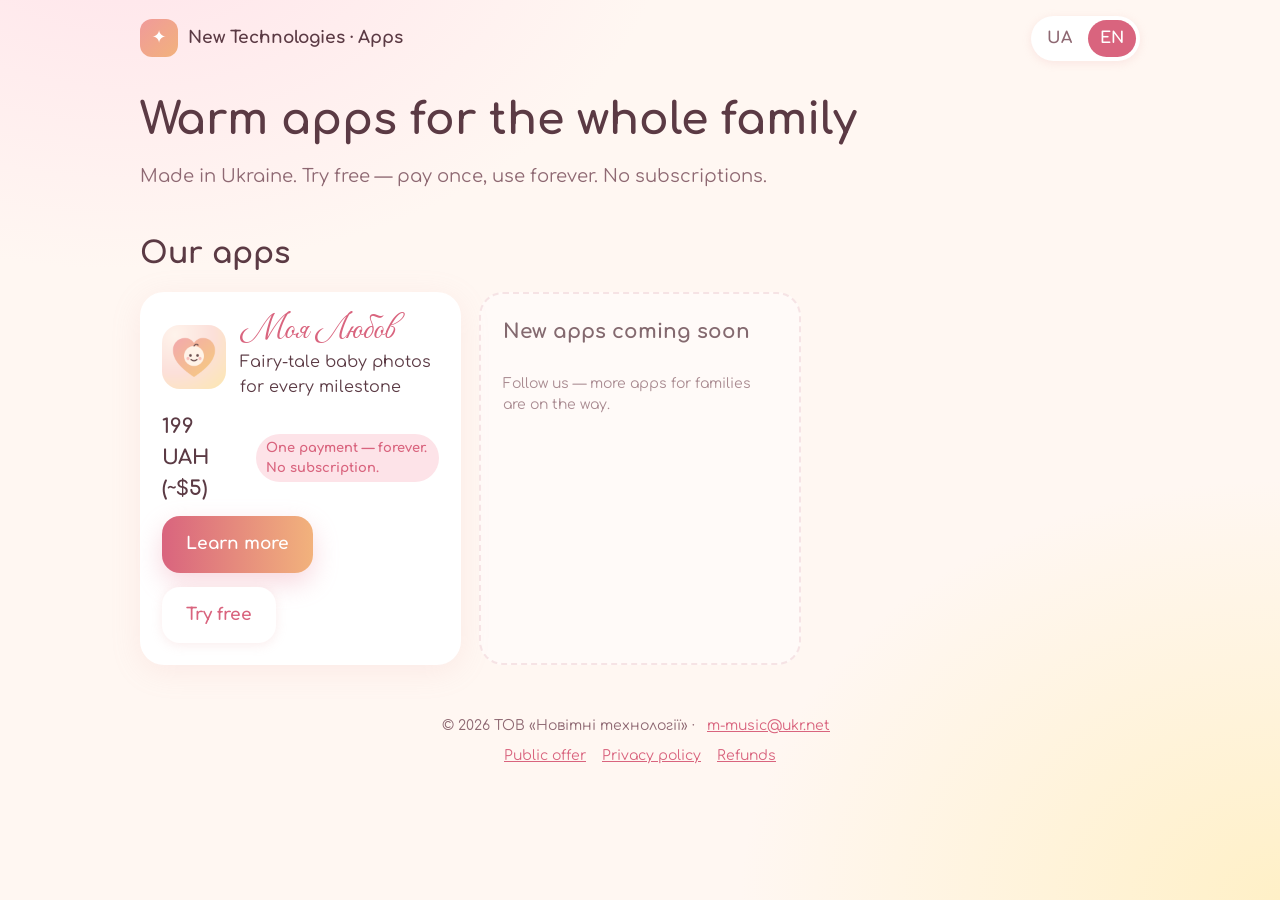
<file: index.html>
<!DOCTYPE html><html lang="uk"><head><meta charset="utf-8"><meta name="viewport" content="width=device-width,initial-scale=1"><link rel="stylesheet" href="store.css"><script src="config.js"></script><script src="store.js" defer></script><title>Новітні технології · Додатки</title><meta name="description" content="Українські додатки для родини: спробуйте безкоштовно, платіть один раз — користуйтеся завжди."></head><body><div class="wrap">
<header class="top"><a class="logo" href="./"><b>✦</b><span data-t="store">Новітні технології · Додатки</span></a><div class="lang" role="group" aria-label="Мова / Language"><button data-l="uk">UA</button><button data-l="en">EN</button></div></header>
<section><h1 data-t="heroH">Теплі додатки для всієї родини</h1><p class="lead" data-t="heroP">Зроблено в Україні. Спробуйте безкоштовно — платіть один раз і користуйтеся завжди. Без підписок.</p></section>
<h2 data-t="ourApps">Наші додатки</h2>
<div class="apps">
 <article class="card app-card"><div class="row"><img class="ic" src="assets/ml-icon.png" alt=""><div><div class="brand">Моя Любов</div><p style="margin:2px 0 0" data-t="mlSub">Казкові фото малюка до кожної віхи</p></div></div>
  <div class="row" style="justify-content:space-between"><span class="price" data-price="moya-lyubov">199 ₴</span><span class="tag" data-t="once">Один раз — назавжди</span></div>
  <div class="row" style="flex-wrap:wrap"><a class="btn primary" href="moya-lyubov.html" data-t="more">Детальніше</a><a class="btn soft" href="https://yuriygrom357357-tech.github.io/moya-lyubov/" target="_blank" rel="noopener" data-t="tryFree">Спробувати безкоштовно</a></div></article>
 <article class="card app-card soon"><h3 data-t="soonT">Скоро нові додатки</h3><p class="note" data-t="soonP">Слідкуйте за нами — готуємо ще додатки для родини.</p></article>
</div>
<footer><div>© 2026 ТОВ «Новітні технології» · <a href="mailto:m-music@ukr.net">m-music@ukr.net</a></div><div style="margin-top:8px"><a href="oferta.html" data-t="legalOferta">Публічна оферта</a><a href="privacy.html" data-t="legalPrivacy">Конфіденційність</a><a href="refund.html" data-t="legalRefund">Повернення коштів</a></div></footer></div></body></html>
</file>
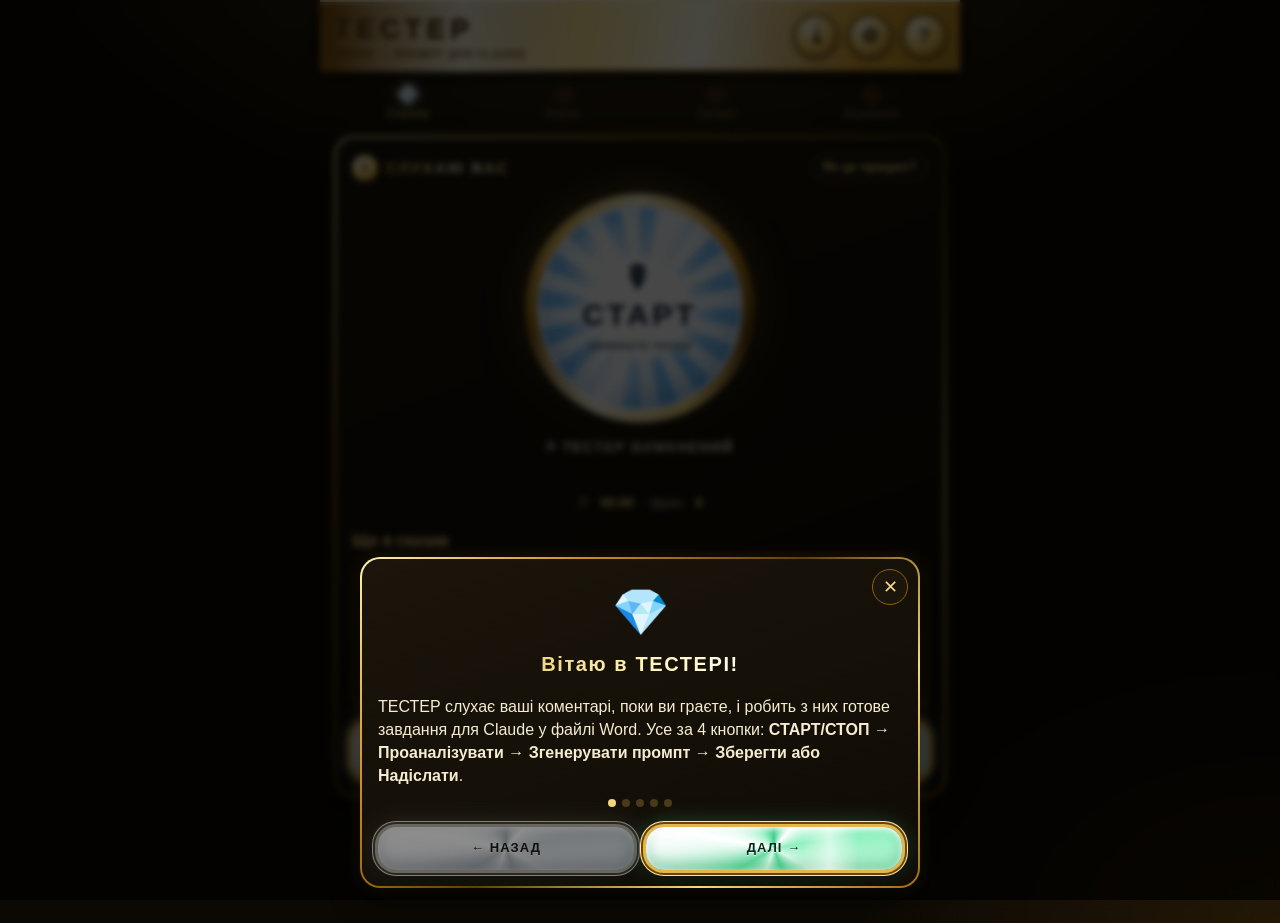
<file: tester/index.html>
<!DOCTYPE html>
<html lang="uk">
<head>
<meta charset="utf-8">
<meta name="viewport" content="width=device-width,initial-scale=1,viewport-fit=cover">
<title>ТЕСТЕР — голосовий тестер ігор</title>
<meta name="theme-color" content="#1a1206">
<meta name="description" content="Слухає ваші коментарі під час гри і робить з них готовий промпт для Claude у Word">
<link rel="manifest" href="manifest.json">
<link rel="icon" href="icon-192.png">
<link rel="apple-touch-icon" href="icon-180.png">
<meta name="apple-mobile-web-app-capable" content="yes">
<meta name="mobile-web-app-capable" content="yes">
<meta name="apple-mobile-web-app-status-bar-style" content="black-translucent">
<meta name="apple-mobile-web-app-title" content="ТЕСТЕР">
<style>
:root{
  --gold:linear-gradient(100deg,#7a4e0c 0%,#f9e08b 16%,#fffbe6 24%,#d9a531 34%,#8f620f 48%,#f6d77a 62%,#fffdf0 70%,#c8921f 84%,#7a4e0c 100%);
  --gold-flat:#e7bd4f; --ink:#0b1d33; --bg:#0c0904; --muted:#cdb98a;
}
*{box-sizing:border-box;-webkit-tap-highlight-color:transparent}
html,body{margin:0;background:var(--bg);color:#f6ecd0;font:16px/1.45 -apple-system,BlinkMacSystemFont,"Segoe UI",Roboto,Arial,sans-serif}
body{min-height:100vh;background:
  radial-gradient(900px 500px at 50% -120px,rgba(255,200,80,.28),transparent 70%),
  radial-gradient(600px 400px at 100% 100%,rgba(140,90,20,.18),transparent 70%),var(--bg);
  padding-bottom:calc(30px + env(safe-area-inset-bottom))}
button{font:inherit;cursor:pointer}
.wrap{max-width:640px;margin:0 auto;padding:0 14px}

/* ===== ЗОЛОТО ===== */
@keyframes shimmer{to{background-position:-250% 0}}
@keyframes sweep{0%{transform:translateX(-160%) skewX(-20deg)}55%,100%{transform:translateX(260%) skewX(-20deg)}}
@keyframes twinkle{0%,100%{opacity:0;transform:scale(.3) rotate(0)}50%{opacity:1;transform:scale(1) rotate(45deg)}}
.gold-text{background:linear-gradient(100deg,#d9a531 0%,#fff3b8 20%,#fffdf0 28%,#f0c75a 40%,#c8921f 52%,#ffe9a0 66%,#fffdf0 74%,#e7bd4f 88%,#d9a531 100%);background-size:250% 100%;-webkit-background-clip:text;background-clip:text;color:transparent;animation:shimmer 5s linear infinite}
header.plate{position:sticky;top:0;z-index:20;margin:0 -14px 14px;padding:calc(10px + env(safe-area-inset-top)) 14px 10px;
  background:var(--gold);background-size:250% 100%;animation:shimmer 9s linear infinite;
  box-shadow:0 4px 18px rgba(0,0,0,.7),inset 0 -2px 0 #6b440a,inset 0 2px 0 #fff6cf;overflow:hidden;display:flex;align-items:center;gap:10px}
header.plate::after{content:"";position:absolute;top:0;bottom:0;width:40%;background:linear-gradient(90deg,transparent,rgba(255,255,255,.75),transparent);animation:sweep 4.5s ease-in-out infinite}
.logo{flex:1;font-weight:900;font-size:28px;letter-spacing:.18em;color:#3b2605;text-shadow:0 1px 0 #fff3c4,0 -1px 0 #7a4e0c;position:relative;z-index:1}
.logo small{display:block;font-size:10px;letter-spacing:.12em;font-weight:700;color:#5a3a07;text-shadow:none;margin-top:-3px}
.hbtn{position:relative;z-index:1;width:44px;height:44px;border-radius:50%;border:2px solid #6b440a;background:radial-gradient(circle at 35% 30%,#fffbe6,#e9c25a 55%,#8f620f);color:#3b2605;font-weight:900;font-size:20px;box-shadow:0 2px 6px rgba(0,0,0,.5),inset 0 1px 2px #fff}

.panel{position:relative;border:2px solid transparent;border-radius:20px;padding:16px;margin:14px 0;
  background:linear-gradient(160deg,#1b150b,#0f0b05) padding-box,linear-gradient(135deg,#fff1b8,#c8921f,#5e400c,#f6d77a,#9c6b14) border-box;
  box-shadow:0 10px 30px rgba(0,0,0,.55),0 0 18px rgba(230,180,60,.12)}
.panel h2{margin:0 0 6px;font-size:15px;letter-spacing:.14em;text-transform:uppercase;display:flex;align-items:center;gap:8px}
.panel h2 .num{width:26px;height:26px;border-radius:50%;display:inline-grid;place-items:center;font-size:13px;color:#3b2605;background:radial-gradient(circle at 35% 30%,#fffbe6,#e7bd4f 60%,#8f620f);flex:none}
.hint{color:var(--muted);font-size:14px;margin:0 0 10px}
.how{margin-left:auto;border:1px solid #8f620f;background:transparent;color:#f3d77e;border-radius:999px;padding:4px 10px;font-size:12px;letter-spacing:.04em;text-transform:none}
.howto{display:none;background:rgba(255,215,110,.07);border:1px dashed #8f620f;border-radius:14px;padding:10px 12px 10px 30px;margin:6px 0 12px;font-size:14px;color:#efe0b8}
.howto.open{display:block}
.howto li{margin:4px 0}
textarea{width:100%;min-height:150px;resize:vertical;border-radius:14px;border:1px solid #6b4a12;background:#0a0703;color:#fff6dc;padding:12px;font:15px/1.5 ui-monospace,Menlo,Consolas,monospace;outline:none}
textarea:focus{border-color:#f3d77e;box-shadow:0 0 0 3px rgba(243,215,126,.25)}
input,select{width:100%;border-radius:12px;border:1px solid #6b4a12;background:#0a0703;color:#fff6dc;padding:12px;font:inherit}
label.f{display:block;margin:12px 0 4px;font-weight:700;color:#f3d77e}
.small{font-size:13px;color:var(--muted)}

/* ===== ДІАМАНТОВІ КНОПКИ ===== */
.gem{position:relative;overflow:hidden;width:100%;border:none;border-radius:18px;padding:17px 16px;margin-top:10px;
  font-weight:900;font-size:16px;letter-spacing:.08em;text-transform:uppercase;color:var(--ink);
  background:linear-gradient(135deg,rgba(255,255,255,.95) 0%,rgba(255,255,255,0) 42%),
    conic-gradient(from 200deg,#f4fdff,#9ad9ff,#ffffff,#c4ecff,#7cc8ff,#ffffff,#b3e5ff,#e9fbff,#8fd3ff,#f4fdff);
  box-shadow:0 0 0 3px #e2b649,0 0 0 5px #6b440a,0 0 0 6px #ffe7a1,0 10px 24px rgba(0,0,0,.6),0 0 26px rgba(150,215,255,.45),inset 0 2px 6px #fff,inset 0 -8px 14px rgba(40,120,200,.35);
  transition:transform .08s, filter .2s}
.gem::after{content:"";position:absolute;top:-10%;bottom:-10%;width:22%;background:linear-gradient(90deg,transparent,rgba(255,255,255,.6),transparent);animation:sweep 3.6s ease-in-out infinite;pointer-events:none}
.gem{text-shadow:0 1px 0 rgba(255,255,255,.8)}
.gem:active{transform:scale(.97)}
.gem:disabled{filter:grayscale(.85) brightness(.55);cursor:not-allowed}
.gem:disabled::after{display:none}
.gem .sp{position:absolute;color:#fff;font-size:14px;animation:twinkle 2.2s infinite;pointer-events:none;text-shadow:0 0 6px #fff}
.row{display:flex;gap:12px}.row>*{flex:1}
.gem.emerald{background:linear-gradient(135deg,rgba(255,255,255,.9) 0%,rgba(255,255,255,0) 42%),conic-gradient(from 200deg,#eafff3,#69e0a6,#ffffff,#a7f3cc,#3fcf8e,#ffffff,#8ef0be,#e3fff0,#5bd99d,#eafff3);box-shadow:0 0 0 3px #e2b649,0 0 0 5px #6b440a,0 0 0 6px #ffe7a1,0 10px 24px rgba(0,0,0,.6),0 0 26px rgba(90,230,160,.4),inset 0 2px 6px #fff,inset 0 -8px 14px rgba(20,140,80,.35);color:#062a18}
.gem.amethyst{background:linear-gradient(135deg,rgba(255,255,255,.9) 0%,rgba(255,255,255,0) 42%),conic-gradient(from 200deg,#f7efff,#c79cff,#ffffff,#e0c9ff,#ae7bff,#ffffff,#d5b6ff,#f4ebff,#bb8dff,#f7efff);box-shadow:0 0 0 3px #e2b649,0 0 0 5px #6b440a,0 0 0 6px #ffe7a1,0 10px 24px rgba(0,0,0,.6),0 0 26px rgba(190,140,255,.4),inset 0 2px 6px #fff,inset 0 -8px 14px rgba(110,50,200,.35);color:#25093f}
.gem.flat{font-size:13px;padding:12px 10px}

/* ===== ГОЛОВНИЙ БРИЛЬЯНТ ===== */
.stage{display:flex;flex-direction:column;align-items:center;padding:6px 0 4px}
.bezel{position:relative;width:230px;height:230px;border-radius:50%;padding:12px;
  background:conic-gradient(from 0deg,#fff6cf,#c8921f,#6b440a,#f6d77a,#fffbe6,#9c6b14,#e7bd4f,#fff6cf);
  box-shadow:0 14px 40px rgba(0,0,0,.7),0 0 40px rgba(240,190,70,.35),inset 0 0 6px rgba(0,0,0,.6)}
@keyframes pulseGold{0%,100%{box-shadow:0 14px 40px rgba(0,0,0,.7),0 0 30px rgba(240,190,70,.35)}50%{box-shadow:0 14px 40px rgba(0,0,0,.7),0 0 70px rgba(255,215,100,.85)}}
.bezel{animation:pulseGold 2.6s ease-in-out infinite}
.brilliant{position:relative;width:100%;height:100%;border-radius:50%;border:none;overflow:hidden;
  background:radial-gradient(circle at 34% 28%,rgba(255,255,255,.95) 0 6%,transparent 22%),
    radial-gradient(circle,#f8fdff 0 34%,transparent 35%),
    repeating-conic-gradient(from 11deg,#e9f9ff 0 11.25deg,#86c9ff 11.25deg 22.5deg);
  box-shadow:inset 0 0 0 3px rgba(255,255,255,.7),inset 0 -14px 30px rgba(30,100,180,.45);display:grid;place-items:center;color:var(--ink)}
.brilliant::after{content:"";position:absolute;inset:-20%;background:linear-gradient(115deg,transparent 40%,rgba(255,255,255,.9) 50%,transparent 60%);animation:sweep 3.6s ease-in-out infinite}
.brilliant .lbl{position:relative;z-index:1;font-weight:900;font-size:30px;letter-spacing:.12em;background:radial-gradient(closest-side,rgba(255,255,255,.92) 60%,rgba(255,255,255,0));padding:14px 22px;border-radius:50%}
.live .brilliant .lbl{background:radial-gradient(closest-side,rgba(255,236,240,.95) 60%,rgba(255,236,240,0))}
.brilliant .sub{display:block;font-size:11px;letter-spacing:.06em;font-weight:800;margin-top:2px;opacity:.85}
.brilliant .ico{display:block;font-size:30px;line-height:1}
/* запис — рубін */
@keyframes pulseRuby{0%,100%{box-shadow:0 14px 40px rgba(0,0,0,.7),0 0 30px rgba(255,40,80,.5)}50%{box-shadow:0 14px 40px rgba(0,0,0,.7),0 0 90px rgba(255,60,100,1)}}
.live .bezel{animation:pulseRuby 1.1s ease-in-out infinite}
.live .brilliant{background:radial-gradient(circle at 34% 28%,rgba(255,255,255,.9) 0 6%,transparent 22%),radial-gradient(circle,#ffe3e8 0 34%,transparent 35%),repeating-conic-gradient(from 11deg,#ff9fb0 0 11.25deg,#c40f33 11.25deg 22.5deg);color:#4a0010}
.status{margin-top:14px;font-weight:800;letter-spacing:.1em;text-transform:uppercase;font-size:14px}
.status .dot{display:inline-block;width:10px;height:10px;border-radius:50%;background:#777;margin-right:6px;vertical-align:1px}
.live .status .dot{background:#ff3b5c;box-shadow:0 0 10px #ff3b5c;animation:twinkle 1s infinite}
.interim{min-height:24px;margin-top:6px;font-style:italic;color:#ffd9a0;text-align:center;font-size:15px}
.stats{display:flex;gap:10px;justify-content:center;margin-top:6px;font-size:13px;color:var(--muted)}
.stats b{color:#f3d77e}

/* кроки */
.steps{display:flex;justify-content:space-between;gap:6px;margin:4px 0 0}
.steps div{flex:1;text-align:center;font-size:11px;color:#8d7a52;letter-spacing:.04em}
.steps i{display:block;margin:0 auto 4px;width:16px;height:16px;transform:rotate(45deg);border-radius:3px;background:#3a2c12;border:1px solid #6b4a12}
.steps .on{color:#f3d77e}.steps .on i{background:conic-gradient(#fff,#9ad9ff,#fff,#c4ecff,#fff);border-color:#ffe7a1;box-shadow:0 0 10px rgba(160,220,255,.9)}

.hidden{display:none!important}
.note{font-size:13px;color:#ffcf8a;background:rgba(255,160,60,.08);border:1px solid rgba(255,160,60,.35);border-radius:12px;padding:8px 10px;margin-top:10px}
.linkbtn{background:none;border:none;color:#f3d77e;text-decoration:underline;padding:6px;font-size:14px}
.center{text-align:center}

/* модалки */
.modal{position:fixed;inset:0;z-index:50;background:rgba(0,0,0,.72);display:flex;align-items:flex-end;justify-content:center;padding:12px;backdrop-filter:blur(3px)}
.modal .card{width:100%;max-width:560px;max-height:88vh;overflow:auto;margin-bottom:env(safe-area-inset-bottom)}
.modal .card h3{margin:0 0 8px;font-size:20px;letter-spacing:.08em}
.x{position:absolute;right:10px;top:10px;width:36px;height:36px;border-radius:50%;border:1px solid #8f620f;background:#1b150b;color:#f3d77e;font-size:18px}
.tabs{display:flex;gap:8px;margin:8px 0}
.tabs button{flex:1;padding:10px;border-radius:12px;border:1px solid #8f620f;background:#140f07;color:#f3d77e;font-weight:800}
.tabs button.act{background:var(--gold);color:#3b2605}
.slide{min-height:210px}
.slide .big{font-size:46px;text-align:center;margin:4px 0}
.dots{display:flex;justify-content:center;gap:6px;margin:10px 0}
.dots span{width:8px;height:8px;border-radius:50%;background:#4a3a1a}.dots span.on{background:#f3d77e}
.toast{position:fixed;left:50%;bottom:calc(24px + env(safe-area-inset-bottom));transform:translateX(-50%);z-index:60;background:var(--gold);color:#3b2605;font-weight:800;padding:12px 18px;border-radius:999px;box-shadow:0 8px 24px rgba(0,0,0,.6);opacity:0;transition:opacity .25s;pointer-events:none;max-width:90vw;text-align:center}
.toast.show{opacity:1}
@media (prefers-reduced-motion:reduce){*,*::after{animation:none!important}}
</style>
</head>
<body>
<div class="wrap" id="app">
  <header class="plate">
    <div class="logo">ТЕСТЕР<small>ГОЛОС → ПРОМПТ ДЛЯ CLAUDE</small></div>
    <button class="hbtn" id="btnInstall" title="Встановити на телефон" aria-label="Встановити на телефон">⤓</button>
    <button class="hbtn" id="btnSettings" title="Налаштування" aria-label="Налаштування">⚙</button>
    <button class="hbtn" id="btnHelp" title="Інструкція" aria-label="Інструкція">?</button>
  </header>

  <div class="steps" id="steps">
    <div data-s="1"><i></i>Слухаю</div><div data-s="2"><i></i>Аналіз</div><div data-s="3"><i></i>Промпт</div><div data-s="4"><i></i>Відправка</div>
  </div>

  <!-- КРОК 1 -->
  <section class="panel" id="p1">
    <h2><span class="num">1</span><span class="gold-text">Слухаю вас</span><button class="how" data-how="h1">Як це працює?</button></h2>
    <ol class="howto" id="h1">
      <li>Поставте телефон поруч із собою (краще на зарядку). Екран сам не гасне, поки тестер слухає.</li>
      <li><b>Не блокуйте телефон кнопкою і не згортайте тестер</b>: телефон вимикає мікрофон для згорнутих застосунків.</li>
      <li>Натисніть великий діамант <b>СТАРТ</b>. Першого разу телефон спитає дозвіл на мікрофон: натисніть «Дозволити».</li>
      <li>Грайте й говоріть уголос, як другові: <i>«подобається графіка»</i>, <i>«не подобається камера»</i>, <i>«баг: персонаж провалився в текстуру»</i>, <i>«треба додати мінікарту»</i>.</li>
      <li>Слова «подобається / не подобається / баг / треба» допомагають тестеру правильно все розкласти.</li>
      <li>Наприкінці натисніть рубін <b>СТОП</b>. Сказане з'явиться в полі нижче, з часом кожної фрази.</li>
      <li>Текст можна виправити руками або дописати. Тестер збереже все сам, навіть якщо ви закриєте застосунок.</li>
    </ol>
    <div class="stage" id="stage">
      <div class="bezel"><button class="brilliant" id="btnRec" aria-label="Увімкнути або вимкнути тестер">
        <span class="lbl"><span class="ico" id="recIco">🎙</span><span id="recLbl">СТАРТ</span><span class="sub" id="recSub">увімкнути тестер</span></span>
      </button></div>
      <div class="status"><span class="dot"></span><span id="statusTxt">Тестер вимкнений</span></div>
      <div class="interim" id="interim"></div>
      <div class="stats">⏱ <b id="timer">00:00</b> · фраз: <b id="count">0</b></div>
    </div>
    <div class="note hidden" id="noSpeech"></div>
    <label class="f" for="transcript">Що я сказав</label>
    <textarea id="transcript" placeholder="Тут з'являться ваші коментарі… Можна також друкувати руками."></textarea>
    <button class="gem" id="btnAnalyze"><span class="sp" style="left:12%;top:20%">✦</span><span class="sp" style="right:14%;bottom:18%;animation-delay:1.1s">✦</span>🔍 Проаналізувати</button>
  </section>

  <!-- КРОК 2 -->
  <section class="panel hidden" id="p2">
    <h2><span class="num">2</span><span class="gold-text">Аналіз</span><button class="how" data-how="h2">Як це працює?</button></h2>
    <ol class="howto" id="h2">
      <li>Тестер розклав ваші слова на розділи: 🐞 баги, 👎 не подобається, 💡 ідеї, 👍 подобається, 📝 інше.</li>
      <li>Значок ❗ означає, що це важливо (ви сказали «дуже», «постійно», «вилітає» тощо).</li>
      <li>Уважно перечитайте. Якщо щось потрапило не в той розділ, перенесіть рядок під потрібний заголовок.</li>
      <li>Зайве видаліть. Те, що забули сказати, допишіть новим рядком у потрібному розділі.</li>
      <li>Заголовки з емодзі (🐞 👎 💡 👍 📝) не видаляйте: за ними тестер складає промпт.</li>
      <li>Коли все правильно, натисніть <b>Згенерувати промпт</b>.</li>
    </ol>
    <p class="hint" id="aiNote"></p>
    <div class="note hidden" id="aiOffer">Цей аналіз зроблено на телефоні: за словами і будовою фраз, без ШІ. Щоб тестер справді розумів зміст, підключіть безкоштовний ШІ Gemini (один раз, 1 хвилина).
      <button class="gem flat" id="btnAiSetup">🧠 Підключити ШІ-аналіз</button></div>
    <textarea id="analysis" style="min-height:240px"></textarea>
    <button class="gem amethyst" id="btnPrompt"><span class="sp" style="left:10%;top:24%">✦</span><span class="sp" style="right:12%;top:30%;animation-delay:.8s">✦</span>✨ Згенерувати промпт</button>
  </section>

  <!-- КРОК 3 -->
  <section class="panel hidden" id="p3">
    <h2><span class="num">3</span><span class="gold-text">Промпт для Claude</span><button class="how" data-how="h3">Як це працює?</button></h2>
    <ol class="howto" id="h3">
      <li>Це готове завдання для Claude (або іншого ШІ): що виправити, в якому порядку і чого не чіпати.</li>
      <li>Перечитайте його. Можна змінити будь-яке слово прямо тут.</li>
      <li><b>Зберегти Word</b> збереже файл .docx на телефон (у «Завантаження» або «Файли»).</li>
      <li><b>Надіслати</b> відкриває вибір: WhatsApp, Telegram, пошта або будь-який інший застосунок.</li>
      <li>Потім відкрийте Claude, прикріпіть файл і напишіть: <i>«Виправ гру за цим документом»</i>.</li>
    </ol>
    <textarea id="prompt" style="min-height:280px"></textarea>
    <div class="row">
      <button class="gem emerald" id="btnSave"><span class="sp" style="left:12%;top:22%">✦</span>💾 Зберегти Word</button>
      <button class="gem" id="btnSend"><span class="sp" style="right:12%;top:22%;animation-delay:.6s">✦</span>📤 Надіслати</button>
    </div>
    <button class="gem flat amethyst" id="btnCopy">📋 Копіювати текст промпту</button>
  </section>

  <p class="center"><button class="linkbtn" id="btnNew">↺ Почати нову сесію тестування</button></p>
  <p class="center small">Розпізнавання голосу працює через інтернет у Chrome (Android) і Safari (iPhone).</p>
</div>

<!-- НАДІСЛАТИ -->
<div class="modal hidden" id="mSend" role="dialog" aria-modal="true"><div class="panel card">
  <button class="x" data-close="mSend" aria-label="Закрити">✕</button>
  <h3 class="gold-text">НАДІСЛАТИ ПРОМПТ</h3>
  <p class="hint">Найкраще: <b>файл Word</b>. Його можна одразу прикріпити в Claude.</p>
  <button class="gem emerald" id="sendFile">📎 Файл Word: WhatsApp, Telegram, пошта…</button>
  <p class="small hidden" id="sendFileNo">Цей браузер не вміє надсилати файли напряму. Натисніть «Зберегти Word», а потім прикріпіть файл у месенджері, або надішліть текстом нижче.</p>
  <p class="hint" style="margin-top:16px">Або надіслати <b>текстом</b>:</p>
  <div class="row">
    <button class="gem flat" id="sendWA">WhatsApp</button>
    <button class="gem flat" id="sendTG">Telegram</button>
    <button class="gem flat" id="sendMail">Пошта</button>
  </div>
  <p class="small">Якщо промпт дуже довгий, месенджер може обрізати текст. Тоді надсилайте файлом.</p>
</div></div>

<!-- НАЛАШТУВАННЯ -->
<div class="modal hidden" id="mSettings" role="dialog" aria-modal="true"><div class="panel card">
  <button class="x" data-close="mSettings" aria-label="Закрити">✕</button>
  <h3 class="gold-text">НАЛАШТУВАННЯ</h3>
  <label class="f" for="sGame">Назва гри</label>
  <input id="sGame" placeholder="Напр.: Легенди 90-х">
  <p class="small">Потрапить у промпт і в назву файлу. Можна залишити порожнім.</p>
  <label class="f" for="sLang">Мова, якою ви говорите</label>
  <select id="sLang"><option value="uk-UA">Українська</option><option value="en-US">English</option><option value="ru-RU">Русский</option></select>
  <p class="small">Оберіть ту мову, якою коментуєте. Від неї залежить точність розпізнавання.</p>
  <label class="f" for="sMail">Моя пошта (для кнопки «Пошта»)</label>
  <input id="sMail" type="email" placeholder="name@gmail.com">
  <p class="small">Якщо вписати, лист одразу буде адресований вам. Можна залишити порожнім.</p>
  <label class="f" for="sKey">Розумний аналіз Gemini: ключ (необов'язково)</label>
  <div class="row"><input id="sKey" placeholder="AIza…" autocomplete="off" style="flex:3"><button class="gem flat" id="sPaste" style="margin-top:0;flex:1">📋 Вставити</button></div>
  <ol class="small" style="padding-left:18px;margin:6px 0">
    <li>Без ключа аналіз робиться прямо на телефоні: за словами і будовою фраз. Працює без інтернету, але зміст розуміє гірше.</li>
    <li>З ключем аналіз робить ШІ Gemini: краще розуміє живу мову, чистить «е-е-е» і повтори.</li>
    <li>Як отримати ключ: відкрийте <b>aistudio.google.com/apikey</b> і увійдіть у свій Google.</li><li>Натисніть <b>«Create API key»</b>, потім <b>«Copy»</b>.</li><li>Поверніться сюди, натисніть <b>📋 Вставити</b> і <b>«Зберегти налаштування»</b>.</li><li>Це безкоштовно: на тести гри безкоштовних запитів вистачає з великим запасом.</li>
    <li>Ключ зберігається лише на цьому телефоні.</li>
  </ol>
  <button class="gem" id="sSave">✔ Зберегти налаштування</button>
</div></div>

<!-- ВСТАНОВЛЕННЯ -->
<div class="modal hidden" id="mInstall" role="dialog" aria-modal="true"><div class="panel card">
  <button class="x" data-close="mInstall" aria-label="Закрити">✕</button>
  <h3 class="gold-text">ВСТАНОВИТИ НА ТЕЛЕФОН</h3>
  <p class="hint">Тестер встановлюється за 10 секунд, без Play Market і App Store. З'явиться іконка на головному екрані, і застосунок відкриватиметься миттєво.</p>
  <div class="tabs"><button id="tA" class="act">Android</button><button id="tI">iPhone / iPad</button><button id="tB">Комп'ютер</button></div>
  <div id="iA"><ol>
    <li>Відкрийте це посилання в <b>Chrome</b>.</li>
    <li>Натисніть зелену кнопку нижче <b>«Встановити зараз»</b> і підтвердьте «Встановити».</li>
    <li>Якщо кнопки немає: натисніть меню Chrome <b>⋮</b> (вгорі праворуч), далі <b>«Встановити застосунок»</b> або <b>«Додати на головний екран»</b>.</li>
    <li>Іконка «ТЕСТЕР» з'явиться на головному екрані. Відкривайте його звідти.</li>
    <li>При першому СТАРТі дозвольте мікрофон.</li>
  </ol><button class="gem emerald" id="doInstall">⤓ Встановити зараз</button></div>
  <div id="iI" class="hidden"><ol>
    <li>Відкрийте це посилання саме в <b>Safari</b> (у Chrome на iPhone встановити не вийде).</li>
    <li>Натисніть кнопку <b>«Поділитися»</b> (квадрат зі стрілкою вгору) внизу екрана.</li>
    <li>Прокрутіть список і натисніть <b>«На екран "Додому"»</b>.</li>
    <li>Натисніть <b>«Додати»</b> вгорі праворуч. Іконка «ТЕСТЕР» з'явиться на робочому столі.</li>
    <li>При першому СТАРТі дозвольте мікрофон і розпізнавання мовлення.</li>
  </ol></div>
  <div id="iB" class="hidden"><ol>
    <li>Тестер працює і просто в браузері <b>Chrome</b> або <b>Edge</b>, нічого не встановлюючи.</li>
    <li>Щоб встановити як програму: натисніть значок <b>⤓</b> праворуч в адресному рядку і підтвердьте.</li>
    <li>Потрібен мікрофон (вбудований або гарнітура).</li>
  </ol></div>
</div></div>

<!-- ПІДТВЕРДЖЕННЯ -->
<div class="modal hidden" id="mConfirm" role="dialog" aria-modal="true"><div class="panel card">
  <h3 class="gold-text">НОВА СЕСІЯ?</h3>
  <p>Поточні коментарі, аналіз і промпт буде стерто. Якщо потрібно, спершу збережіть Word.</p>
  <div class="row"><button class="gem flat" id="cNo">Скасувати</button><button class="gem flat amethyst" id="cYes">Так, почати нову</button></div>
</div></div>

<!-- ОНБОРДИНГ -->
<div class="modal hidden" id="mHelp" role="dialog" aria-modal="true"><div class="panel card">
  <button class="x" data-close="mHelp" aria-label="Закрити">✕</button>
  <div id="slides"></div>
  <div class="dots" id="dots"></div>
  <div class="row"><button class="gem flat" id="hPrev">← Назад</button><button class="gem flat emerald" id="hNext">Далі →</button></div>
</div></div>

<div class="toast" id="toast"></div>

<script src="analyzer.js"></script>
<script>
(()=>{
'use strict';
const $=id=>document.getElementById(id);
const LS='tester.v1';
const st=Object.assign({transcript:'',analysis:'',prompt:'',step:1,seen:false,game:'',lang:'uk-UA',mail:'',key:''},JSON.parse(localStorage.getItem(LS)||'{}'));
const save=()=>{try{localStorage.setItem(LS,JSON.stringify(st))}catch(e){}};
function toast(t){const el=$('toast');el.textContent=t;el.classList.add('show');clearTimeout(toast._t);toast._t=setTimeout(()=>el.classList.remove('show'),2600)}

/* ---------- кроки ---------- */
function setStep(n){st.step=Math.max(st.step,n);save();renderSteps()}
function renderSteps(){
  document.querySelectorAll('#steps div').forEach(d=>d.classList.toggle('on',+d.dataset.s<=st.step||(+d.dataset.s===1&&rec.on)));
  $('p2').classList.toggle('hidden',!st.analysis);
  $('p3').classList.toggle('hidden',!st.prompt);
}
document.querySelectorAll('.how').forEach(b=>b.onclick=()=>{const h=$(b.dataset.how);h.classList.toggle('open');b.textContent=h.classList.contains('open')?'Сховати':'Як це працює?'});

/* ---------- розпізнавання ---------- */
const SR=window.SpeechRecognition||window.webkitSpeechRecognition;
const rec={on:false,r:null,start:0,elapsed:0,timer:null,wake:null,count:0};
function fmt(ms){const s=Math.floor(ms/1000);return String(Math.floor(s/60)).padStart(2,'0')+':'+String(s%60).padStart(2,'0')}
function curMs(){return rec.elapsed+(rec.on?Date.now()-rec.start:0)}
function countLines(){return $('transcript').value.split('\n').filter(l=>l.trim()).length}
function appendLine(text){
  text=text.trim(); if(!text) return;
  text=text.charAt(0).toUpperCase()+text.slice(1);
  const ta=$('transcript'); const line='['+fmt(curMs())+'] '+text;
  ta.value=(ta.value.trim()?ta.value.replace(/\s+$/,'')+'\n':'')+line;
  ta.scrollTop=ta.scrollHeight; st.transcript=ta.value; save(); $('count').textContent=countLines();
}
function makeRec(){
  const r=new SR(); r.lang=st.lang; r.continuous=true; r.interimResults=true; r.maxAlternatives=1;
  r.onresult=e=>{let interim='';for(let i=e.resultIndex;i<e.results.length;i++){const res=e.results[i];if(res.isFinal)appendLine(res[0].transcript);else interim+=res[0].transcript}
    $('interim').textContent=interim?'чую: '+interim:''};
  r.onerror=e=>{
    if(e.error==='not-allowed'||e.error==='service-not-allowed'){stopRec();showNote('Немає доступу до мікрофона. Дозвольте мікрофон у налаштуваннях браузера (значок 🔒 біля адреси), потім натисніть СТАРТ ще раз.')}
    else if(e.error==='network'){showNote('Немає інтернету: розпізнавання голосу потребує мережі. Перевірте Wi-Fi або мобільний інтернет.')}
  };
  r.onend=()=>{if(rec.on){setTimeout(()=>{if(rec.on){try{rec.r.start()}catch(_){rec.r=makeRec();try{rec.r.start()}catch(__){}}}},200)}};
  return r;
}
function showNote(t){const n=$('noSpeech');n.textContent=t;n.classList.remove('hidden')}
async function startRec(){
  if(!SR){showNote('Цей браузер не вміє розпізнавати голос. Відкрийте тестер у Chrome (Android, комп\'ютер) або Safari (iPhone). Поки що можна друкувати коментарі вручну в поле нижче.');return}
  $('noSpeech').classList.add('hidden');
  rec.on=true; rec.start=Date.now(); rec.r=makeRec();
  try{rec.r.start()}catch(e){}
  try{if(navigator.wakeLock)rec.wake=await navigator.wakeLock.request('screen')}catch(e){}
  rec.timer=setInterval(()=>$('timer').textContent=fmt(curMs()),500);
  renderRec();
}
function stopRec(){
  if(!rec.on)return; rec.on=false; rec.elapsed+=Date.now()-rec.start;
  try{rec.r&&rec.r.stop()}catch(e){} clearInterval(rec.timer); $('interim').textContent='';
  try{rec.wake&&rec.wake.release()}catch(e){} rec.wake=null;
  renderRec(); if(countLines())toast('Готово! Перечитайте текст і натисніть «Проаналізувати»');
}
document.addEventListener('visibilitychange',async()=>{if(rec.on&&document.visibilityState==='visible'&&navigator.wakeLock){try{rec.wake=await navigator.wakeLock.request('screen')}catch(e){}}});
function renderRec(){
  $('stage').classList.toggle('live',rec.on);
  $('recLbl').textContent=rec.on?'СТОП':'СТАРТ';
  $('recSub').textContent=rec.on?'вимкнути тестер':'увімкнути тестер';
  $('recIco').textContent=rec.on?'⏹':'🎙';
  $('statusTxt').textContent=rec.on?'Тестер слухає… Говоріть':'Тестер вимкнений';
  $('timer').textContent=fmt(curMs()); $('count').textContent=countLines(); renderSteps();
}
$('btnRec').onclick=()=>rec.on?stopRec():startRec();
$('transcript').addEventListener('input',e=>{st.transcript=e.target.value;save();$('count').textContent=countLines()});

/* ---------- аналіз (локальний, analyzer.js) ---------- */
function headerLine(){
  const d=new Date();
  return '🎮 Гра: '+(st.game||'—')+' · '+d.toLocaleDateString('uk-UA')+' · тривалість тесту: '+fmt(rec.elapsed);
}
function analyzeLocal(text){return window.TesterAnalyzer.analyze(text,{header:headerLine()}).text}
async function analyzeAI(text){
  const instr=`Ти — аналітик ігрового тестування. Нижче — розшифровка живих голосових коментарів гравця під час гри (може містити помилки розпізнавання, повтори, слова-паразити). Проаналізуй і поверни ЛИШЕ звіт українською у ТОЧНО такому форматі, без markdown і без жодних інших слів:

${headerLine()}

🐞 БАГИ (N)
1. ❗ [Область] короткий чіткий опис (мм:сс)
👎 НЕ ПОДОБАЄТЬСЯ (N)
1. ...
💡 ІДЕЇ / ПОБАЖАННЯ (N)
1. ...
👍 ПОДОБАЄТЬСЯ (не чіпати) (N)
1. ...
📝 ІНШЕ / НОТАТКИ (N)
1. ...

Правила: розумій зміст, а не окремі слова; одна фраза може містити кілька думок («графіка класна, але камера бісить»): розділяй їх на окремі пункти в різних розділах; враховуй заперечення («не погано» = добре, «не дуже подобається» = погано, «багів немає» = добре); пункти пиши коротко, своїми словами, як завдання розробнику, без слів-паразитів; ❗ лише для критичного; Область — одна з: Продуктивність, Графіка, Звук, Керування, Камера, Інтерфейс, Баланс, Сюжет (або без неї); об'єднуй повтори; виправляй очевидні помилки розпізнавання; нічого не вигадуй; якщо розділ порожній — пиши «—».

РОЗШИФРОВКА:
${text}`;
  const url='https://generativelanguage.googleapis.com/v1beta/models/gemini-flash-latest:generateContent?key='+encodeURIComponent(st.key.trim());
  const ctrl=new AbortController(); const to=setTimeout(()=>ctrl.abort(),30000);
  const r=await fetch(url,{method:'POST',headers:{'Content-Type':'application/json'},body:JSON.stringify({contents:[{parts:[{text:instr}]}]}),signal:ctrl.signal});
  clearTimeout(to);
  if(!r.ok)throw new Error('HTTP '+r.status);
  const j=await r.json(); const t=j.candidates?.[0]?.content?.parts?.map(p=>p.text).join('')||'';
  if(!/🐞/.test(t))throw new Error('bad format'); return t.trim();
}
$('btnAnalyze').onclick=async()=>{
  if(rec.on)stopRec();
  const text=$('transcript').value.trim();
  if(!text){toast('Спершу скажіть або впишіть хоча б один коментар');return}
  const b=$('btnAnalyze'); b.disabled=true; const old=b.innerHTML; b.textContent='⏳ Аналізую…';
  let res,how='Аналіз зроблено на телефоні.';
  if(st.key.trim()){try{res=await analyzeAI(text);how='Аналіз зробив ШІ Gemini.'}catch(e){how='Gemini не відповів ('+e.message+'), тому аналіз зроблено на телефоні.'}}
  if(!res)res=analyzeLocal(text);
  b.disabled=false; b.innerHTML=old;
  st.analysis=res; $('analysis').value=res; $('aiNote').textContent=how+' Перечитайте й виправте, якщо треба.'; $('aiOffer').classList.toggle('hidden',how.startsWith('Аналіз зробив ШІ'));
  setStep(2); save(); renderSteps();
  $('p2').scrollIntoView({behavior:'smooth',block:'start'});
};
$('analysis').addEventListener('input',e=>{st.analysis=e.target.value;save()});

/* ---------- промпт ---------- */
function parseAnalysis(txt){
  const map={'🐞':'bug','👎':'dislike','💡':'idea','👍':'like','📝':'other'};
  const g={bug:[],dislike:[],idea:[],like:[],other:[]}; let cur=null;
  txt.split('\n').forEach(raw=>{
    const l=raw.trim(); if(!l||l==='—')return;
    const key=Object.keys(map).find(e=>l.startsWith(e));
    if(key){cur=map[key];return}
    if(l.startsWith('🎮'))return;
    if(cur)g[cur].push(l.replace(/^\d+[.)]\s*/,''));
  });
  return g;
}
function buildPrompt(){
  const g=parseAnalysis($('analysis').value); const game=st.game||'гри';
  const list=a=>a.map((x,i)=>(i+1)+'. '+x).join('\n');
  let p=`Ти — досвідчений розробник і геймдизайнер. Нижче звіт живого тестування ${st.game?'гри «'+st.game+'»':'моєї гри'}: я грав і вголос коментував, а коментарі розпізнано й згруповано. Виправ і покращ гру за цим звітом.\n`;
  p+='\nПОРЯДОК РОБОТИ:\n';
  let n=1;
  if(g.bug.length)p+=`${n++}. Спершу виправ усі БАГИ. ❗ означає критичне: з нього починай.\n`;
  if(g.dislike.length)p+=`${n++}. Потім переглянь те, що НЕ ПОДОБАЄТЬСЯ, і зроби краще: знайди причину, а не латай симптом.\n`;
  if(g.idea.length)p+=`${n++}. Реалізуй ІДЕЇ / ПОБАЖАННЯ, якщо вони не ламають наявну механіку. Якщо ідея суперечить іншій, запропонуй найкращий варіант.\n`;
  if(g.like.length)p+=`${n++}. НЕ ЧІПАЙ і не погіршуй те, що в розділі ПОДОБАЄТЬСЯ: це сильні сторони ${game}.\n`;
  if(g.other.length)p+=`${n++}. Розділ ІНШЕ — врахуй як контекст.\n`;
  if(n===1)p+='1. Розглянь коментарі нижче і виправ те, що в них описано.\n';
  if(g.bug.length)p+='\n🐞 БАГИ:\n'+list(g.bug)+'\n';
  if(g.dislike.length)p+='\n👎 НЕ ПОДОБАЄТЬСЯ:\n'+list(g.dislike)+'\n';
  if(g.idea.length)p+='\n💡 ІДЕЇ / ПОБАЖАННЯ:\n'+list(g.idea)+'\n';
  if(g.like.length)p+='\n👍 ПОДОБАЄТЬСЯ (НЕ ЧІПАТИ):\n'+list(g.like)+'\n';
  if(g.other.length)p+='\n📝 ІНШЕ / НОТАТКИ:\n'+list(g.other)+'\n';
  p+=`\nВИМОГИ:\n- У квадратних дужках вказано область гри, у круглих — час коментаря від початку тесту.\n- Коментарі розпізнано з голосу, тож можливі неточні слова: розумій за змістом.\n- Якщо пункт незрозумілий, зроби найрозумніше припущення і познач його.\n- Після правок перевір, що гра запускається і нічого не зламалося.\n- Наприкінці дай коротку таблицю: пункт → що зроблено → де в коді.`;
  return p;
}
$('btnPrompt').onclick=()=>{
  if(!$('analysis').value.trim()){toast('Спершу натисніть «Проаналізувати»');return}
  st.prompt=buildPrompt(); $('prompt').value=st.prompt; setStep(3); save(); renderSteps();
  $('p3').scrollIntoView({behavior:'smooth',block:'start'}); toast('Промпт готовий. Перечитайте його');
};
$('prompt').addEventListener('input',e=>{st.prompt=e.target.value;save()});

/* ---------- DOCX (без бібліотек) ---------- */
const crcT=(()=>{const t=new Uint32Array(256);for(let n=0;n<256;n++){let c=n;for(let k=0;k<8;k++)c=c&1?0xEDB88320^(c>>>1):c>>>1;t[n]=c>>>0}return t})();
const crc32=b=>{let c=0xFFFFFFFF;for(let i=0;i<b.length;i++)c=crcT[(c^b[i])&255]^(c>>>8);return(c^0xFFFFFFFF)>>>0};
function zip(files){
  const enc=new TextEncoder(),parts=[],cen=[];let off=0;
  const d=new Date(),time=(d.getHours()<<11)|(d.getMinutes()<<5)|(d.getSeconds()>>1),date=((d.getFullYear()-1980)<<9)|((d.getMonth()+1)<<5)|d.getDate();
  for(const [name,str] of files){
    const nb=enc.encode(name),data=enc.encode(str),crc=crc32(data);
    const h=new DataView(new ArrayBuffer(30));
    h.setUint32(0,0x04034b50,true);h.setUint16(4,20,true);h.setUint16(6,0x0800,true);h.setUint16(8,0,true);h.setUint16(10,time,true);h.setUint16(12,date,true);
    h.setUint32(14,crc,true);h.setUint32(18,data.length,true);h.setUint32(22,data.length,true);h.setUint16(26,nb.length,true);h.setUint16(28,0,true);
    parts.push(new Uint8Array(h.buffer),nb,data);
    const c=new DataView(new ArrayBuffer(46));
    c.setUint32(0,0x02014b50,true);c.setUint16(4,20,true);c.setUint16(6,20,true);c.setUint16(8,0x0800,true);c.setUint16(10,0,true);c.setUint16(12,time,true);c.setUint16(14,date,true);
    c.setUint32(16,crc,true);c.setUint32(20,data.length,true);c.setUint32(24,data.length,true);c.setUint16(28,nb.length,true);c.setUint32(42,off,true);
    cen.push(new Uint8Array(c.buffer),nb); off+=30+nb.length+data.length;
  }
  const cs=cen.reduce((a,b)=>a+b.length,0),e=new DataView(new ArrayBuffer(22));
  e.setUint32(0,0x06054b50,true);e.setUint16(8,files.length,true);e.setUint16(10,files.length,true);e.setUint32(12,cs,true);e.setUint32(16,off,true);
  return new Blob([...parts,...cen,new Uint8Array(e.buffer)],{type:'application/vnd.openxmlformats-officedocument.wordprocessingml.document'});
}
const esc=s=>s.replace(/[&<>"]/g,c=>({'&':'&amp;','<':'&lt;','>':'&gt;','"':'&quot;'}[c])).replace(/[\u0000-\u0008\u000B\u000C\u000E-\u001F]/g,'');
function para(t,o={}){
  const ppr='<w:pPr>'+(o.center?'<w:jc w:val="center"/>':'')+'<w:spacing w:after="'+(o.after??80)+'"/></w:pPr>';
  const rpr='<w:rPr><w:rFonts w:ascii="Calibri" w:hAnsi="Calibri" w:cs="Calibri" w:eastAsia="Calibri"/>'+(o.bold?'<w:b/>':'')+(o.color?'<w:color w:val="'+o.color+'"/>':'')+'<w:sz w:val="'+(o.size||22)+'"/></w:rPr>';
  return '<w:p>'+ppr+'<w:r>'+rpr+'<w:t xml:space="preserve">'+esc(t)+'</w:t></w:r></w:p>';
}
function buildDocx(){
  const body=[];
  body.push(para('ТЕСТЕР — промпт для виправлення гри',{bold:true,size:36,color:'8A5A12',center:true,after:60}));
  body.push(para((st.game?'Гра: '+st.game+' · ':'')+new Date().toLocaleString('uk-UA'),{size:20,color:'777777',center:true,after:240}));
  body.push(para('Як користуватися: прикріпіть цей файл у Claude і напишіть «Виправ гру за цим документом».',{size:20,color:'555555',after:240}));
  ($('prompt').value||'').split('\n').forEach(l=>{
    const head=/^(ПОРЯДОК РОБОТИ|ВИМОГИ|🐞|👎|💡|👍|📝)/.test(l.trim());
    body.push(para(l||' ',head?{bold:true,size:26,color:'8A5A12',after:60}:{}));
  });
  if($('transcript').value.trim()){
    body.push('<w:p><w:r><w:br w:type="page"/></w:r></w:p>');
    body.push(para('Додаток: повна розшифровка коментарів',{bold:true,size:28,color:'8A5A12',after:160}));
    $('transcript').value.split('\n').forEach(l=>l.trim()&&body.push(para(l,{size:20,color:'444444',after:40})));
  }
  const doc='<?xml version="1.0" encoding="UTF-8" standalone="yes"?><w:document xmlns:w="http://schemas.openxmlformats.org/wordprocessingml/2006/main"><w:body>'+body.join('')+'<w:sectPr><w:pgSz w:w="11906" w:h="16838"/><w:pgMar w:top="1134" w:right="1134" w:bottom="1134" w:left="1134" w:header="708" w:footer="708" w:gutter="0"/></w:sectPr></w:body></w:document>';
  return zip([
    ['[Content_Types].xml','<?xml version="1.0" encoding="UTF-8" standalone="yes"?><Types xmlns="http://schemas.openxmlformats.org/package/2006/content-types"><Default Extension="rels" ContentType="application/vnd.openxmlformats-package.relationships+xml"/><Default Extension="xml" ContentType="application/xml"/><Override PartName="/word/document.xml" ContentType="application/vnd.openxmlformats-officedocument.wordprocessingml.document.main+xml"/></Types>'],
    ['_rels/.rels','<?xml version="1.0" encoding="UTF-8" standalone="yes"?><Relationships xmlns="http://schemas.openxmlformats.org/package/2006/relationships"><Relationship Id="rId1" Type="http://schemas.openxmlformats.org/officeDocument/2006/relationships/officeDocument" Target="word/document.xml"/></Relationships>'],
    ['word/document.xml',doc]
  ]);
}
function fileName(){const d=new Date();const g=(st.game||'gra').replace(/[^\p{L}\p{N}]+/gu,'_').slice(0,30);return 'Tester_'+g+'_'+d.getFullYear()+'-'+String(d.getMonth()+1).padStart(2,'0')+'-'+String(d.getDate()).padStart(2,'0')+'_'+String(d.getHours()).padStart(2,'0')+String(d.getMinutes()).padStart(2,'0')+'.docx'}
function needPrompt(){if(!$('prompt').value.trim()){toast('Спершу згенеруйте промпт');return false}return true}
$('btnSave').onclick=()=>{
  if(!needPrompt())return;
  const blob=buildDocx(),a=document.createElement('a');a.href=URL.createObjectURL(blob);a.download=fileName();document.body.appendChild(a);a.click();
  setTimeout(()=>{URL.revokeObjectURL(a.href);a.remove()},1500); setStep(4); toast('Word збережено: '+a.download);
};
$('btnCopy').onclick=async()=>{
  if(!needPrompt())return;
  try{await navigator.clipboard.writeText($('prompt').value);toast('Скопійовано. Вставте в Claude')}catch(e){$('prompt').select();document.execCommand('copy');toast('Скопійовано')}
};
/* ---------- надіслати ---------- */
function open(id){$(id).classList.remove('hidden')} function close(id){$(id).classList.add('hidden')}
document.querySelectorAll('[data-close]').forEach(b=>b.onclick=()=>close(b.dataset.close));
document.querySelectorAll('.modal').forEach(m=>m.addEventListener('click',e=>{if(e.target===m&&m.id!=='mConfirm')close(m.id)}));
function canShareFile(){try{return !!(navigator.canShare&&navigator.canShare({files:[new File(['x'],'t.docx',{type:'application/vnd.openxmlformats-officedocument.wordprocessingml.document'})]}))}catch(e){return false}}
$('btnSend').onclick=()=>{if(!needPrompt())return;const ok=canShareFile();$('sendFile').classList.toggle('hidden',!ok);$('sendFileNo').classList.toggle('hidden',ok);open('mSend')};
$('sendFile').onclick=async()=>{
  const f=new File([buildDocx()],fileName(),{type:'application/vnd.openxmlformats-officedocument.wordprocessingml.document'});
  try{await navigator.share({files:[f],title:'Промпт ТЕСТЕР',text:'Промпт для виправлення гри'});setStep(4);close('mSend');toast('Надіслано')}catch(e){if(e.name!=='AbortError')toast('Не вдалося надіслати. Спробуйте «Зберегти Word»')}
};
const go=u=>{setStep(4);close('mSend');window.open(u,'_blank')};
$('sendWA').onclick=()=>go('https://wa.me/?text='+encodeURIComponent($('prompt').value));
$('sendTG').onclick=()=>go('https://t.me/share/url?url='+encodeURIComponent('Промпт ТЕСТЕР'+(st.game?' — '+st.game:''))+'&text='+encodeURIComponent('\n'+$('prompt').value));
$('sendMail').onclick=()=>go('mailto:'+encodeURIComponent(st.mail||'')+'?subject='+encodeURIComponent('Промпт ТЕСТЕР'+(st.game?' — '+st.game:''))+'&body='+encodeURIComponent($('prompt').value));

/* ---------- налаштування ---------- */
$('btnAiSetup').onclick=()=>{$('btnSettings').click();setTimeout(()=>$('sKey').scrollIntoView({behavior:'smooth',block:'center'}),150)};
$('sPaste').onclick=async()=>{try{const t=(await navigator.clipboard.readText()).trim();if(t){$('sKey').value=t;toast('Ключ вставлено. Натисніть «Зберегти налаштування»')}else toast('Буфер порожній: спершу скопіюйте ключ')}catch(e){toast('Натисніть у поле і вставте ключ вручну')}};
$('btnSettings').onclick=()=>{$('sGame').value=st.game;$('sLang').value=st.lang;$('sMail').value=st.mail;$('sKey').value=st.key;open('mSettings')};
$('sSave').onclick=()=>{st.game=$('sGame').value.trim();st.lang=$('sLang').value;st.mail=$('sMail').value.trim();st.key=$('sKey').value.trim();save();close('mSettings');
  if(rec.on){stopRec();startRec()} toast('Налаштування збережено')};

/* ---------- нова сесія ---------- */
$('btnNew').onclick=()=>open('mConfirm');
$('cNo').onclick=()=>close('mConfirm');
$('cYes').onclick=()=>{if(rec.on)stopRec();st.transcript=st.analysis=st.prompt='';st.step=1;rec.elapsed=0;save();
  $('transcript').value=$('analysis').value=$('prompt').value='';close('mConfirm');renderRec();window.scrollTo({top:0,behavior:'smooth'});toast('Нова сесія. Натисніть СТАРТ')};

/* ---------- встановлення ---------- */
let deferred=null;
window.addEventListener('beforeinstallprompt',e=>{e.preventDefault();deferred=e});
const standalone=matchMedia('(display-mode: standalone)').matches||navigator.standalone;
if(standalone)$('btnInstall').classList.add('hidden');
const isIOS=/iphone|ipad|ipod/i.test(navigator.userAgent)||(navigator.platform==='MacIntel'&&navigator.maxTouchPoints>1);
const isAndroid=/android/i.test(navigator.userAgent);
function tab(t){['A','I','B'].forEach(x=>{$('t'+x).classList.toggle('act',x===t);$('i'+x).classList.toggle('hidden',x!==t)})}
['A','I','B'].forEach(x=>$('t'+x).onclick=()=>tab(x));
$('btnInstall').onclick=()=>{tab(isIOS?'I':isAndroid?'A':'B');open('mInstall')};
$('doInstall').onclick=async()=>{if(deferred){deferred.prompt();const r=await deferred.userChoice;deferred=null;if(r.outcome==='accepted'){close('mInstall');toast('Встановлено! Шукайте іконку ТЕСТЕР')}}else toast('Натисніть ⋮ у Chrome → «Встановити застосунок»')};
window.addEventListener('appinstalled',()=>$('btnInstall').classList.add('hidden'));
if('serviceWorker' in navigator&&location.protocol.startsWith('http'))navigator.serviceWorker.register('sw.js').catch(()=>{});

/* ---------- онбординг ---------- */
const SL=[
  ['💎','Вітаю в ТЕСТЕРІ!','ТЕСТЕР слухає ваші коментарі, поки ви граєте, і робить з них готове завдання для Claude у файлі Word. Усе за 4 кнопки: <b>СТАРТ/СТОП → Проаналізувати → Згенерувати промпт → Зберегти або Надіслати</b>.'],
  ['📲','Встановіть на телефон','Натисніть <b>⤓</b> угорі. <b>Android:</b> Chrome → «Встановити». <b>iPhone:</b> Safari → «Поділитися» → «На екран "Додому"». У ⚙ впишіть назву гри і мову.'],
  ['🎙','Під час гри','Поставте телефон поруч, натисніть <b>СТАРТ</b> і говоріть уголос: «подобається…», «не подобається…», «баг…», «треба додати…». Діамант стане рубіном і мигатиме, поки тестер слухає.'],
  ['🔍','Після гри','Натисніть <b>СТОП</b>, потім <b>Проаналізувати</b>. Перечитайте розділи (баги, не подобається, ідеї, подобається) і виправте, що треба. Далі <b>Згенерувати промпт</b> і перечитайте його.'],
  ['📤','Відправте в Claude','<b>Зберегти Word</b> покладе файл на телефон. <b>Надіслати</b> відправить його в WhatsApp, Telegram або на пошту. Потім прикріпіть файл у Claude і напишіть: «Виправ гру за цим документом». Біля кожного кроку є кнопка «Як це працює?».']
];
let si=0;
function renderSlide(){const s=SL[si];$('slides').innerHTML='<div class="slide"><div class="big">'+s[0]+'</div><h3 class="gold-text center">'+s[1]+'</h3><p>'+s[2]+'</p></div>';
  $('dots').innerHTML=SL.map((_,i)=>'<span class="'+(i===si?'on':'')+'"></span>').join('');$('hPrev').disabled=si===0;$('hNext').textContent=si===SL.length-1?'Почати ✓':'Далі →'}
$('hPrev').onclick=()=>{if(si>0){si--;renderSlide()}};
$('hNext').onclick=()=>{if(si<SL.length-1){si++;renderSlide()}else{close('mHelp');st.seen=true;save()}};
$('btnHelp').onclick=()=>{si=0;renderSlide();open('mHelp')};

/* ---------- старт ---------- */
$('transcript').value=st.transcript;$('analysis').value=st.analysis;$('prompt').value=st.prompt;
renderRec();
if(!st.seen){si=0;renderSlide();open('mHelp')}
window.__tester={analyzeLocal,buildPrompt,buildDocx,state:st};
})();
</script>
</body>
</html>
</file>
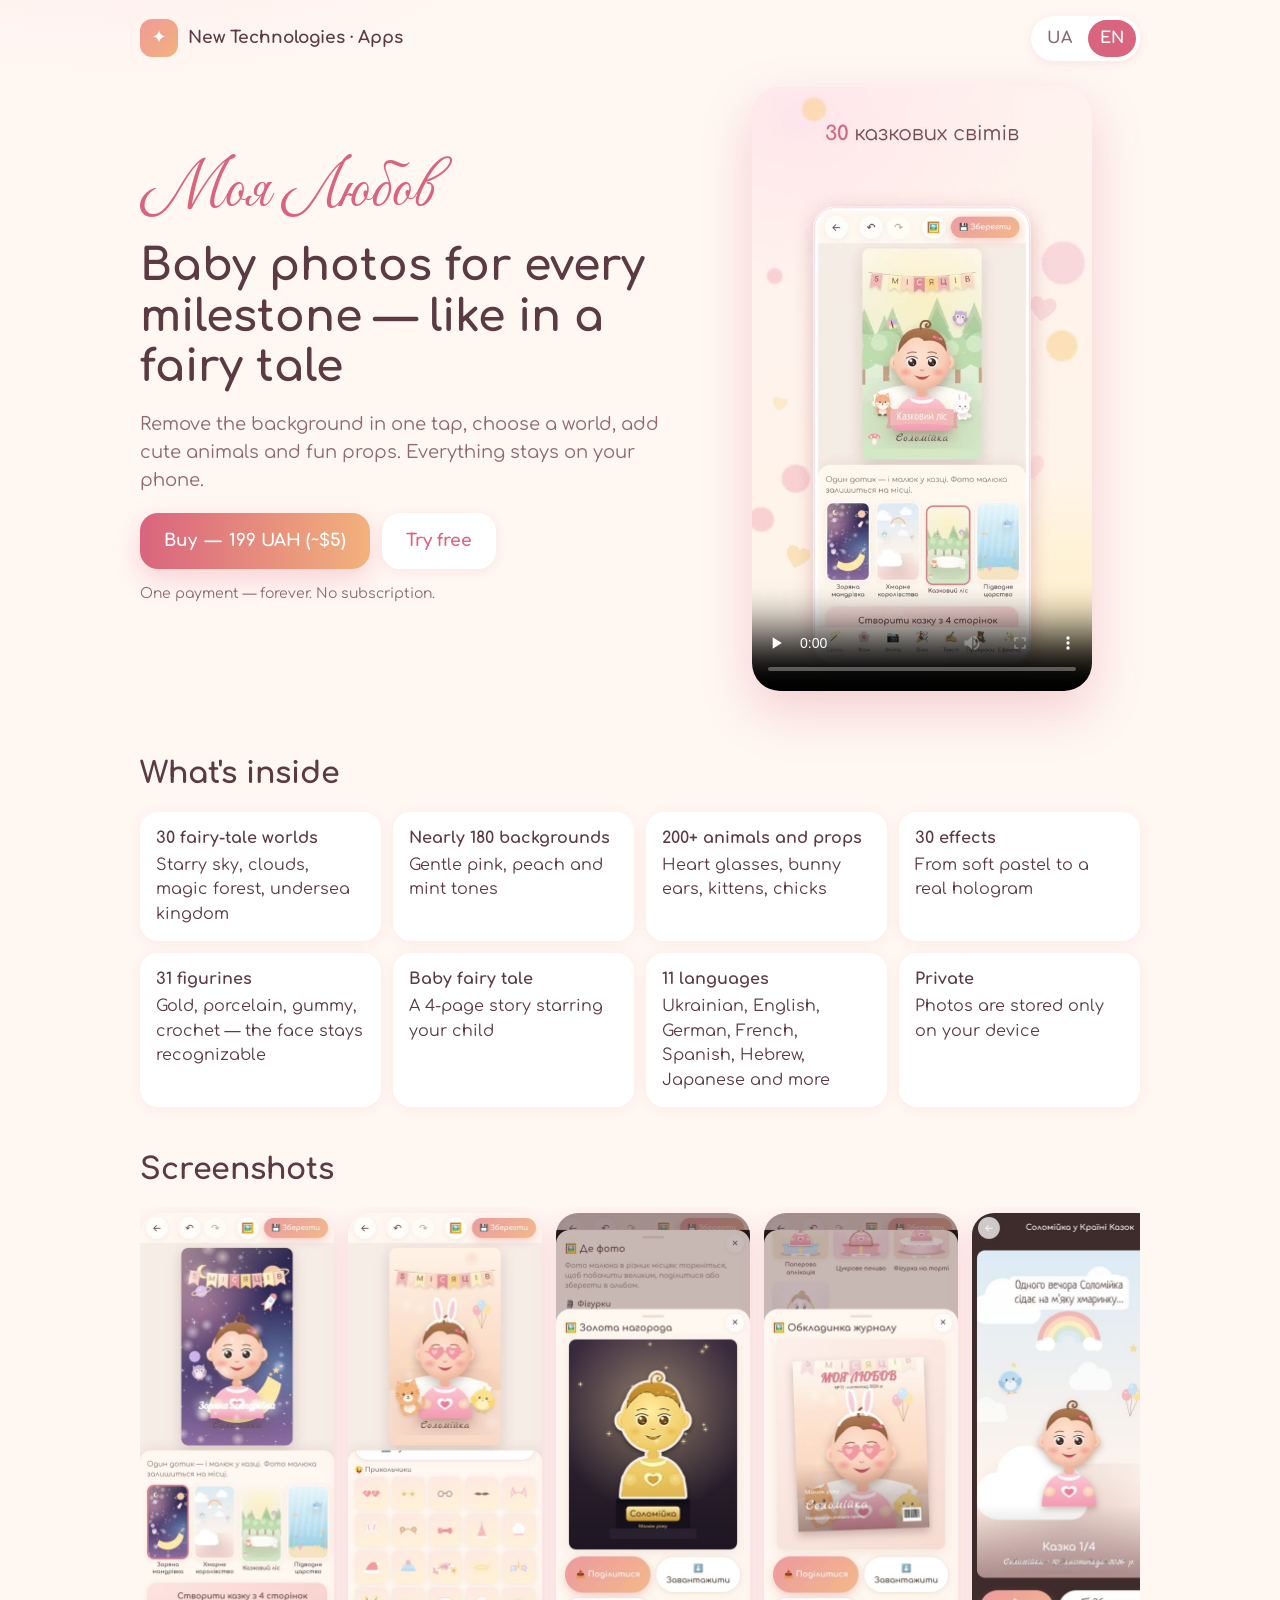
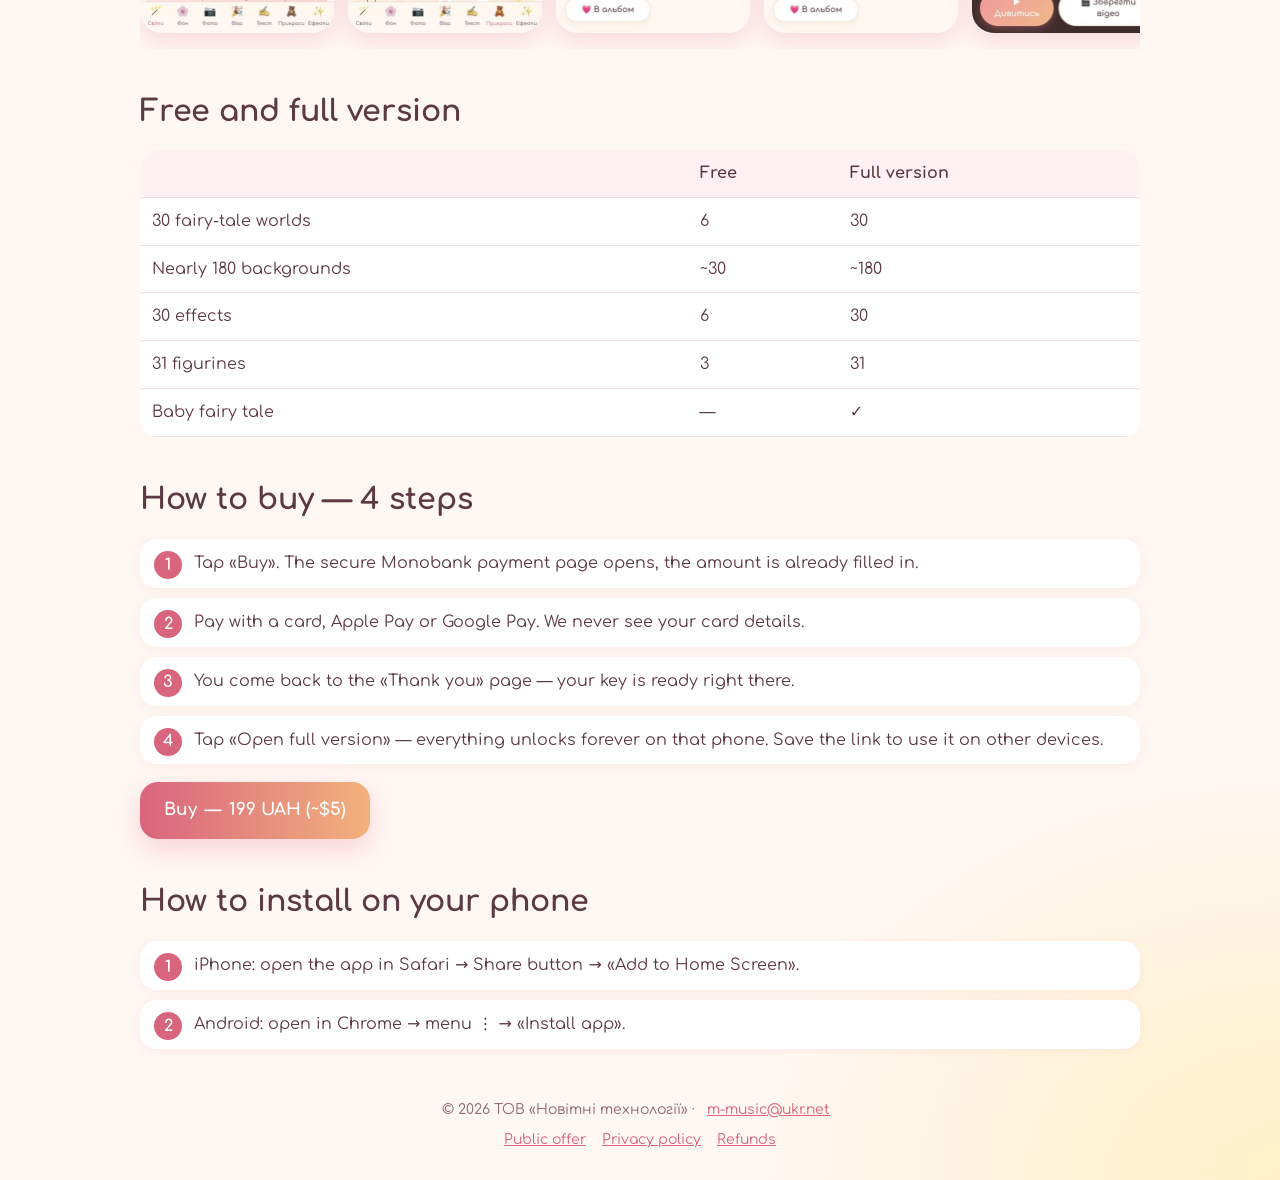
<file: moya-lyubov.html>
<!DOCTYPE html><html lang="uk"><head><meta charset="utf-8"><meta name="viewport" content="width=device-width,initial-scale=1"><link rel="stylesheet" href="store.css"><script src="config.js"></script><script src="store.js" defer></script><title>«Моя Любов» — казкові фото малюка</title><meta name="description" content="Фото малюка до кожної віхи: 30 казкових світів, статуетки, казка про дитину. Один раз — назавжди."><meta property="og:image" content="assets/promo-poster.jpg"></head><body><div class="wrap">
<header class="top"><a class="logo" href="./"><b>✦</b><span data-t="store">Новітні технології · Додатки</span></a><div class="lang" role="group" aria-label="Мова / Language"><button data-l="uk">UA</button><button data-l="en">EN</button></div></header>
<section class="hero"><div>
 <div style="font-family:GV,cursive;font-size:64px;color:var(--rose);line-height:1">Моя Любов</div>
 <h1 data-t="mlH">Фото малюка до кожної віхи — як у казці</h1>
 <p class="lead" data-t="mlP">Фон зникає одним дотиком, далі обираєте світ, милих звірят і прикольчики. Усе зберігається тільки на вашому телефоні.</p>
 <div class="buybox"><button class="btn primary" data-buy="moya-lyubov"><span data-t="buy">Купити</span> — <span data-price="moya-lyubov">199 ₴</span></button><a class="btn soft" href="https://yuriygrom357357-tech.github.io/moya-lyubov/" target="_blank" rel="noopener" data-t="tryFree">Спробувати безкоштовно</a></div>
 <p class="note" data-t="once">Один раз — назавжди. Без підписки.</p>
 <p id="buy-msg" class="card note" hidden></p>
</div><video src="assets/moya-lyubov-promo.mp4" poster="assets/promo-poster.jpg" controls playsinline preload="none"></video></section>
<h2 data-t="whatH">Що всередині</h2>
<div class="feats">
 <div class="feat"><b data-t="f1">30 казкових світів</b><span data-t="f1p">Зоряне небо, хмаринки, чарівний ліс, підводне царство</span></div>
 <div class="feat"><b data-t="f2">Майже 180 фонів</b><span data-t="f2p">Ніжні рожеві, персикові й м'ятні тони</span></div>
 <div class="feat"><b data-t="f3">200+ звірят і прикольчиків</b><span data-t="f3p">Окуляри-сердечка, вушка, котики, курчата</span></div>
 <div class="feat"><b data-t="f4">30 ефектів</b><span data-t="f4p">Від м'якої пастелі до справжньої голограми</span></div>
 <div class="feat"><b data-t="f5">31 статуетка</b><span data-t="f5p">Золото, порцеляна, желейка, в'язана іграшка — обличчя впізнаване</span></div>
 <div class="feat"><b data-t="f6">Казка про малюка</b><span data-t="f6p">Історія на 4 сторінки, де головний герой — ваша дитина</span></div>
 <div class="feat"><b data-t="f7">11 мов</b><span data-t="f7p">Українська, англійська, німецька, французька, іспанська, іврит, японська та інші</span></div>
 <div class="feat"><b data-t="f8">Приватно</b><span data-t="f8p">Фото зберігаються лише на вашому пристрої</span></div>
</div>
<h2 data-t="shotsH">Як це виглядає</h2>
<div class="shots"><img src="assets/05_w_stars.jpg" alt="" loading="lazy"><img src="assets/07_dec_2.jpg" alt="" loading="lazy"><img src="assets/10_mk_fig_gold.jpg" alt="" loading="lazy"><img src="assets/10_mk_magazine.jpg" alt="" loading="lazy"><img src="assets/11_tale.jpg" alt="" loading="lazy"><img src="assets/06_bg_sakura.jpg" alt="" loading="lazy"></div>
<h2 data-t="cmpH">Безкоштовна і повна версія</h2>
<table class="cmp"><tr><th></th><th data-t="cF">Безкоштовно</th><th data-t="cP">Повна версія</th></tr>
<tr><td data-t="f1">30 казкових світів</td><td>6</td><td>30</td></tr>
<tr><td data-t="f2">Майже 180 фонів</td><td>~30</td><td>~180</td></tr>
<tr><td data-t="f4">30 ефектів</td><td>6</td><td>30</td></tr>
<tr><td data-t="f5">31 статуетка</td><td>3</td><td>31</td></tr>
<tr><td data-t="f6">Казка про малюка</td><td>—</td><td>✓</td></tr></table>
<h2 data-t="howH">Як купити — 4 кроки</h2>
<ol class="steps"><li data-t="h1">Натисніть «Купити». Відкриється захищена сторінка оплати Монобанку, сума вже вписана.</li><li data-t="h2">Оплатіть карткою, Apple Pay або Google Pay. Дані вашої картки ми не бачимо.</li><li data-t="h3">Ви повернетеся на сторінку «Дякуємо» — там одразу буде ваш ключ.</li><li data-t="h4">Натисніть «Відкрити повну версію» — на цьому телефоні все відкриється назавжди. Збережіть посилання, щоб відкрити повну версію і на інших пристроях.</li></ol>
<div class="buybox"><button class="btn primary" data-buy="moya-lyubov"><span data-t="buy">Купити</span> — <span data-price="moya-lyubov">199 ₴</span></button></div>
<h2 data-t="installH">Як встановити на телефон</h2>
<ol class="steps"><li data-t="i1">iPhone: відкрийте додаток у Safari → кнопка «Поділитися» → «На екран Додому».</li><li data-t="i2">Android: відкрийте в Chrome → меню ⋮ → «Встановити додаток».</li></ol>
<footer><div>© 2026 ТОВ «Новітні технології» · <a href="mailto:m-music@ukr.net">m-music@ukr.net</a></div><div style="margin-top:8px"><a href="oferta.html" data-t="legalOferta">Публічна оферта</a><a href="privacy.html" data-t="legalPrivacy">Конфіденційність</a><a href="refund.html" data-t="legalRefund">Повернення коштів</a></div></footer></div></body></html>
</file>
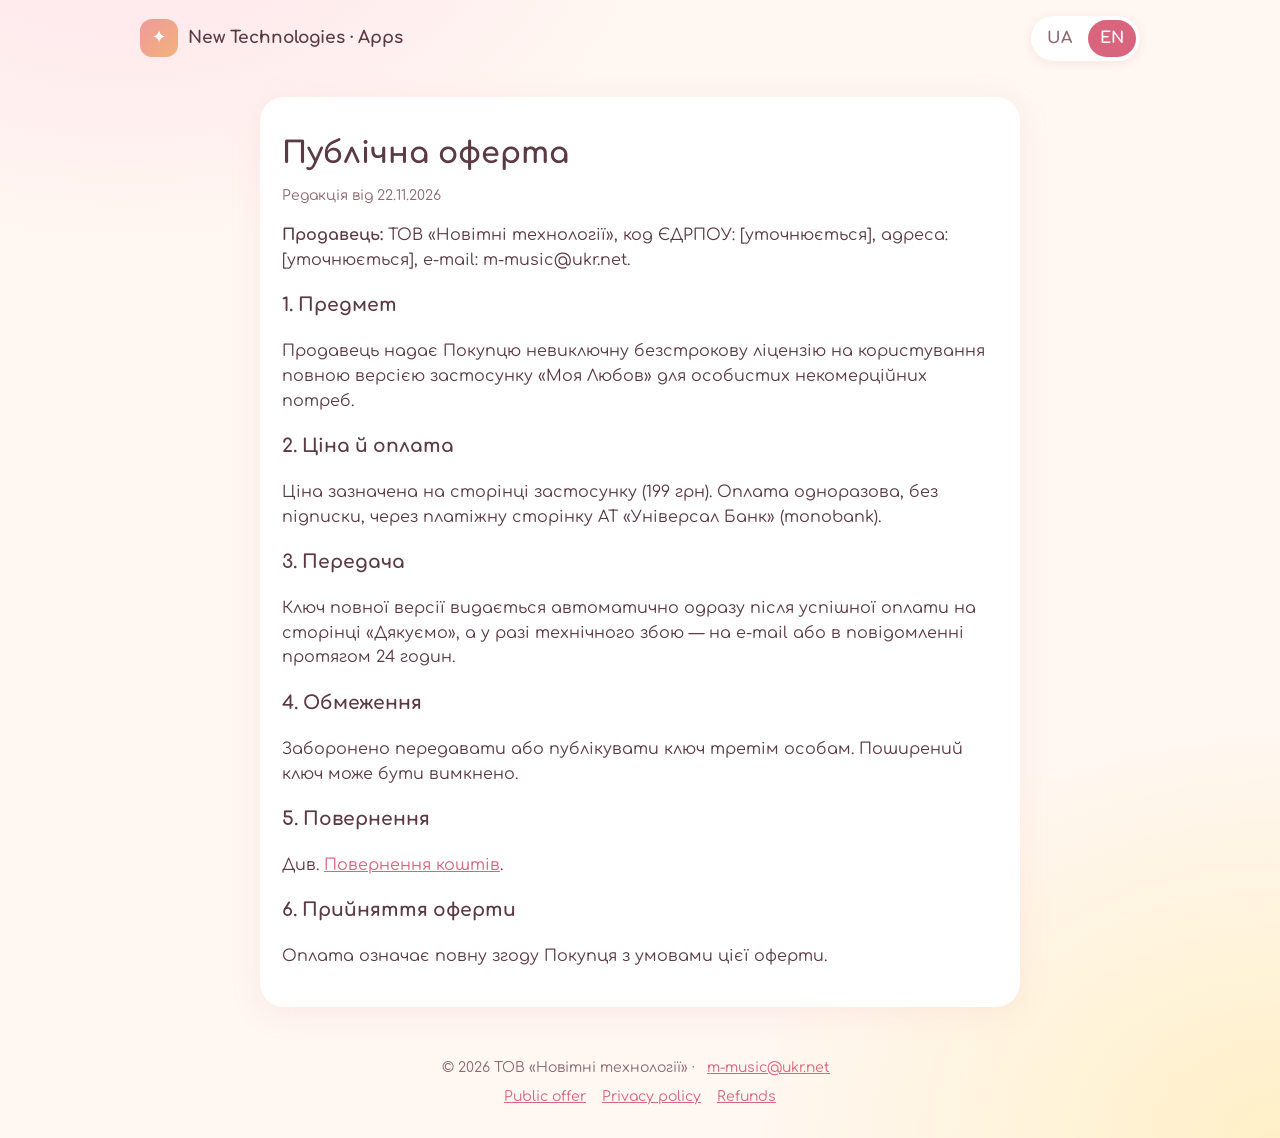
<file: oferta.html>
<!DOCTYPE html><html lang="uk"><head><meta charset="utf-8"><meta name="viewport" content="width=device-width,initial-scale=1"><link rel="stylesheet" href="store.css"><script src="config.js"></script><script src="store.js" defer></script><title>Публічна оферта</title></head><body><div class="wrap"><header class="top"><a class="logo" href="./"><b>✦</b><span data-t="store">Новітні технології · Додатки</span></a><div class="lang" role="group" aria-label="Мова / Language"><button data-l="uk">UA</button><button data-l="en">EN</button></div></header><article class="card doc" style="margin:20px auto"><h1>Публічна оферта</h1><p class="note">Редакція від 22.11.2026</p><p><b>Продавець:</b> ТОВ «Новітні технології», код ЄДРПОУ: [уточнюється], адреса: [уточнюється], e-mail: m-music@ukr.net.</p><h3>1. Предмет</h3><p>Продавець надає Покупцю невиключну безстрокову ліцензію на користування повною версією застосунку «Моя Любов» для особистих некомерційних потреб.</p><h3>2. Ціна й оплата</h3><p>Ціна зазначена на сторінці застосунку (199 грн). Оплата одноразова, без підписки, через платіжну сторінку АТ «Універсал Банк» (monobank).</p><h3>3. Передача</h3><p>Ключ повної версії видається автоматично одразу після успішної оплати на сторінці «Дякуємо», а у разі технічного збою — на e-mail або в повідомленні протягом 24 годин.</p><h3>4. Обмеження</h3><p>Заборонено передавати або публікувати ключ третім особам. Поширений ключ може бути вимкнено.</p><h3>5. Повернення</h3><p>Див. <a href="refund.html">Повернення коштів</a>.</p><h3>6. Прийняття оферти</h3><p>Оплата означає повну згоду Покупця з умовами цієї оферти.</p></article><footer><div>© 2026 ТОВ «Новітні технології» · <a href="mailto:m-music@ukr.net">m-music@ukr.net</a></div><div style="margin-top:8px"><a href="oferta.html" data-t="legalOferta">Публічна оферта</a><a href="privacy.html" data-t="legalPrivacy">Конфіденційність</a><a href="refund.html" data-t="legalRefund">Повернення коштів</a></div></footer></div></body></html>
</file>
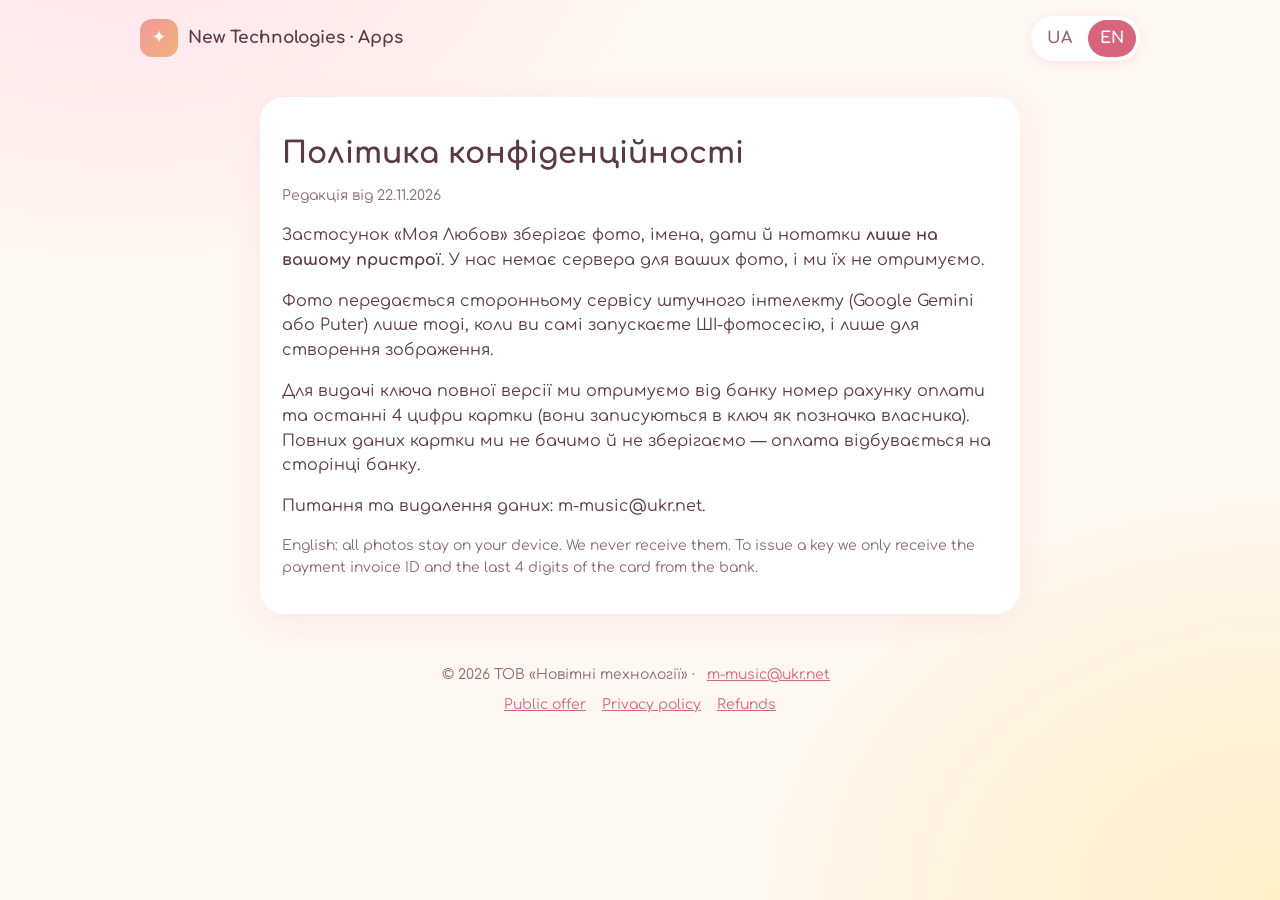
<file: privacy.html>
<!DOCTYPE html><html lang="uk"><head><meta charset="utf-8"><meta name="viewport" content="width=device-width,initial-scale=1"><link rel="stylesheet" href="store.css"><script src="config.js"></script><script src="store.js" defer></script><title>Політика конфіденційності</title></head><body><div class="wrap"><header class="top"><a class="logo" href="./"><b>✦</b><span data-t="store">Новітні технології · Додатки</span></a><div class="lang" role="group" aria-label="Мова / Language"><button data-l="uk">UA</button><button data-l="en">EN</button></div></header><article class="card doc" style="margin:20px auto"><h1>Політика конфіденційності</h1><p class="note">Редакція від 22.11.2026</p><p>Застосунок «Моя Любов» зберігає фото, імена, дати й нотатки <b>лише на вашому пристрої</b>. У нас немає сервера для ваших фото, і ми їх не отримуємо.</p><p>Фото передається сторонньому сервісу штучного інтелекту (Google Gemini або Puter) лише тоді, коли ви самі запускаєте ШІ-фотосесію, і лише для створення зображення.</p><p>Для видачі ключа повної версії ми отримуємо від банку номер рахунку оплати та останні 4 цифри картки (вони записуються в ключ як позначка власника). Повних даних картки ми не бачимо й не зберігаємо — оплата відбувається на сторінці банку.</p><p>Питання та видалення даних: m-music@ukr.net.</p><p lang="en" class="note">English: all photos stay on your device. We never receive them. To issue a key we only receive the payment invoice ID and the last 4 digits of the card from the bank.</p></article><footer><div>© 2026 ТОВ «Новітні технології» · <a href="mailto:m-music@ukr.net">m-music@ukr.net</a></div><div style="margin-top:8px"><a href="oferta.html" data-t="legalOferta">Публічна оферта</a><a href="privacy.html" data-t="legalPrivacy">Конфіденційність</a><a href="refund.html" data-t="legalRefund">Повернення коштів</a></div></footer></div></body></html>
</file>
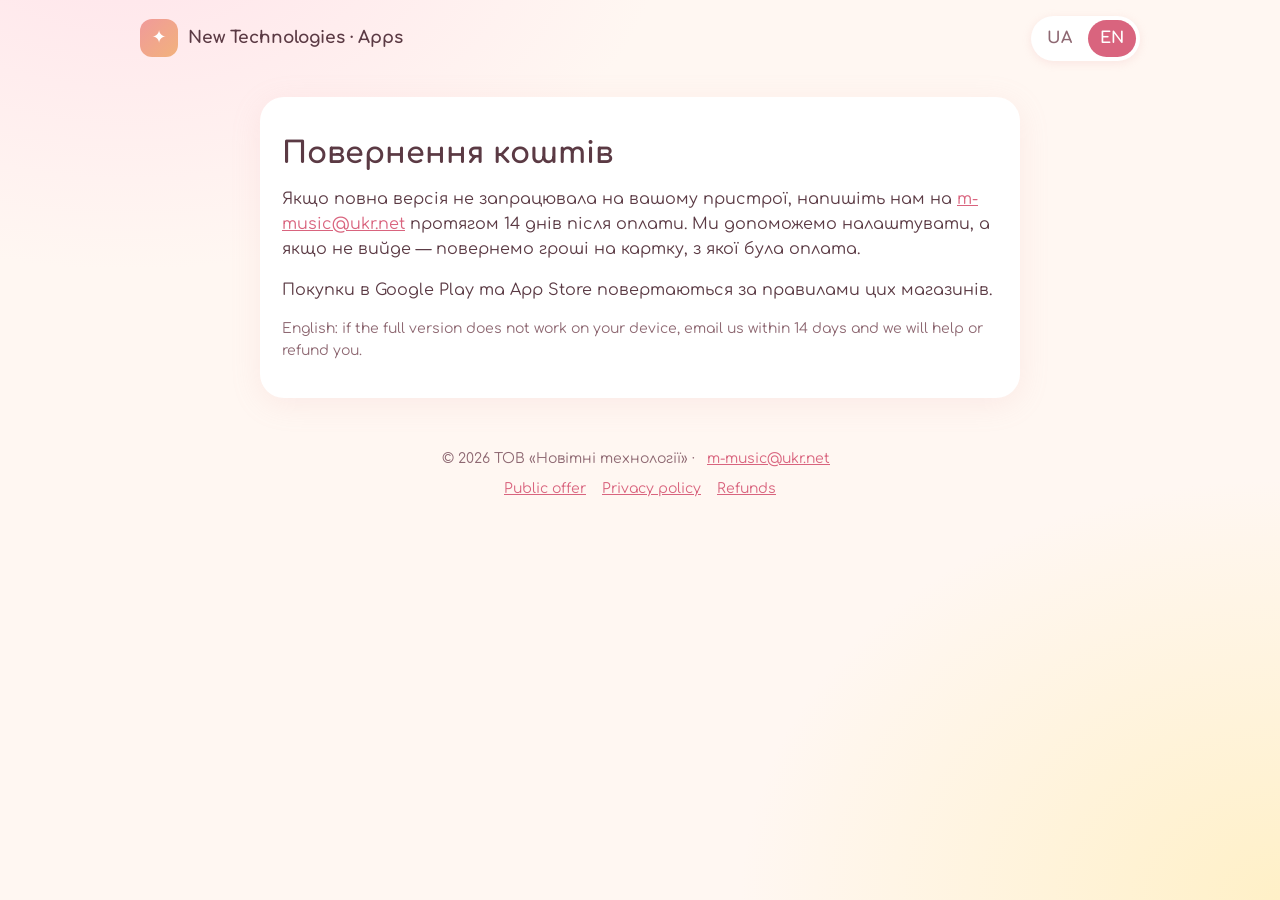
<file: refund.html>
<!DOCTYPE html><html lang="uk"><head><meta charset="utf-8"><meta name="viewport" content="width=device-width,initial-scale=1"><link rel="stylesheet" href="store.css"><script src="config.js"></script><script src="store.js" defer></script><title>Повернення коштів</title></head><body><div class="wrap"><header class="top"><a class="logo" href="./"><b>✦</b><span data-t="store">Новітні технології · Додатки</span></a><div class="lang" role="group" aria-label="Мова / Language"><button data-l="uk">UA</button><button data-l="en">EN</button></div></header><article class="card doc" style="margin:20px auto"><h1>Повернення коштів</h1><p>Якщо повна версія не запрацювала на вашому пристрої, напишіть нам на <a href="mailto:m-music@ukr.net">m-music@ukr.net</a> протягом 14 днів після оплати. Ми допоможемо налаштувати, а якщо не вийде — повернемо гроші на картку, з якої була оплата.</p><p>Покупки в Google Play та App Store повертаються за правилами цих магазинів.</p><p lang="en" class="note">English: if the full version does not work on your device, email us within 14 days and we will help or refund you.</p></article><footer><div>© 2026 ТОВ «Новітні технології» · <a href="mailto:m-music@ukr.net">m-music@ukr.net</a></div><div style="margin-top:8px"><a href="oferta.html" data-t="legalOferta">Публічна оферта</a><a href="privacy.html" data-t="legalPrivacy">Конфіденційність</a><a href="refund.html" data-t="legalRefund">Повернення коштів</a></div></footer></div></body></html>
</file>
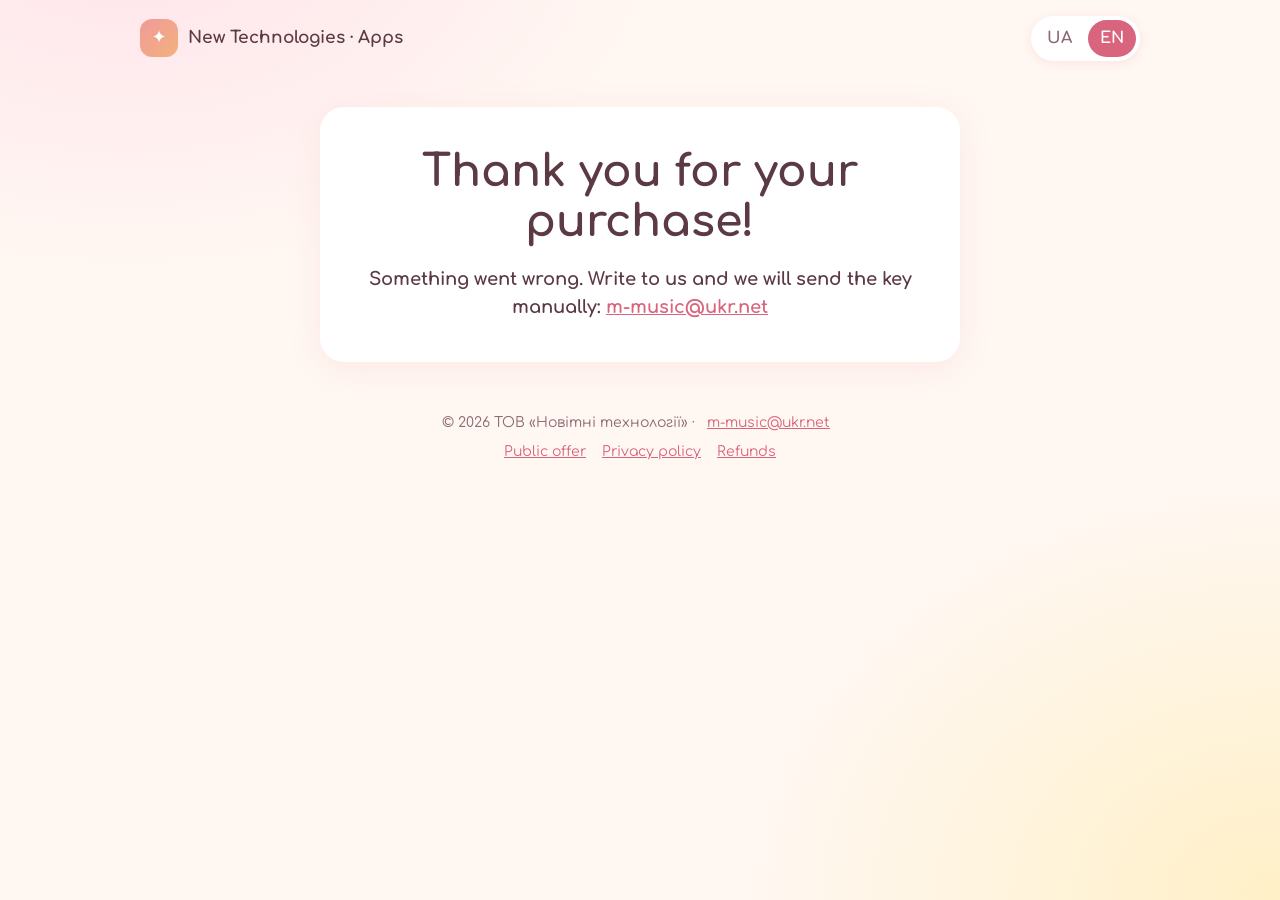
<file: thanks.html>
<!DOCTYPE html><html lang="uk"><head><meta charset="utf-8"><meta name="viewport" content="width=device-width,initial-scale=1"><link rel="stylesheet" href="store.css"><script src="config.js"></script><script src="store.js" defer></script><title>Дякуємо за покупку</title><meta name="robots" content="noindex"></head><body><div class="wrap">
<header class="top"><a class="logo" href="./"><b>✦</b><span data-t="store">Новітні технології · Додатки</span></a><div class="lang" role="group" aria-label="Мова / Language"><button data-l="uk">UA</button><button data-l="en">EN</button></div></header>
<section id="thanks" class="card" style="max-width:640px;margin:30px auto;text-align:center">
 <h1 data-t="thanksH">Дякуємо за покупку!</h1>
 <div class="spinner"></div><p class="status" data-t="checking">Перевіряємо оплату…</p>
 <div class="ok" hidden>
  <a class="btn primary" data-open href="#" style="width:100%;margin:10px 0" data-t="openFull">Відкрити повну версію</a>
  <p style="text-align:left;margin:16px 0 6px;font-weight:700" data-t="keyL">Ваш ключ (збережіть його):</p>
  <div class="keybox"></div>
  <button class="btn soft" data-copy style="margin-top:10px" data-t="copy">Скопіювати ключ</button>
  <p class="note" style="margin-top:14px" data-t="saveTip">Порада: зробіть знімок екрана або збережіть посилання — ключ діє назавжди на всіх ваших пристроях.</p>
 </div>
</section>
<footer><div>© 2026 ТОВ «Новітні технології» · <a href="mailto:m-music@ukr.net">m-music@ukr.net</a></div><div style="margin-top:8px"><a href="oferta.html" data-t="legalOferta">Публічна оферта</a><a href="privacy.html" data-t="legalPrivacy">Конфіденційність</a><a href="refund.html" data-t="legalRefund">Повернення коштів</a></div></footer></div></body></html>
</file>
<file: store.css>
@font-face{font-family:CF;font-weight:400;font-display:swap;src:url(fonts/comfortaa-cyrillic-400-normal.woff2) format('woff2');unicode-range:U+0400-04FF}
@font-face{font-family:CF;font-weight:400;font-display:swap;src:url(fonts/comfortaa-latin-400-normal.woff2) format('woff2')}
@font-face{font-family:CF;font-weight:700;font-display:swap;src:url(fonts/comfortaa-cyrillic-700-normal.woff2) format('woff2');unicode-range:U+0400-04FF}
@font-face{font-family:CF;font-weight:700;font-display:swap;src:url(fonts/comfortaa-latin-700-normal.woff2) format('woff2')}
@font-face{font-family:GV;font-display:swap;src:url(fonts/great-vibes-cyrillic-400-normal.woff2) format('woff2');unicode-range:U+0400-04FF}
@font-face{font-family:GV;font-display:swap;src:url(fonts/great-vibes-latin-400-normal.woff2) format('woff2')}
:root{--ink:#5B3A44;--soft:#8E6872;--rose:#D9647E;--rose2:#F09A9A;--peach:#F2B27C;--cream:#FFF7F2;--card:#fff;--line:#F3DDE1}
*{box-sizing:border-box}
html{scroll-behavior:smooth}
body{margin:0;font-family:CF,system-ui,sans-serif;color:var(--ink);background:radial-gradient(900px 600px at 10% -10%,#FFE3EA,transparent 60%),radial-gradient(900px 700px at 100% 100%,#FFF0C7,transparent 60%),var(--cream);line-height:1.55;min-height:100vh}
a{color:var(--rose)}
.wrap{max-width:1040px;margin:0 auto;padding:0 20px}
header.top{display:flex;align-items:center;justify-content:space-between;gap:12px;padding:16px 0}
.logo{display:flex;align-items:center;gap:10px;text-decoration:none;color:var(--ink);font-weight:700;font-size:17px}
.logo b{display:grid;place-items:center;width:38px;height:38px;border-radius:12px;background:linear-gradient(135deg,var(--rose2),var(--peach));color:#fff;font-size:18px}
.lang{display:flex;gap:4px;background:#fff;border-radius:999px;padding:4px;box-shadow:0 2px 10px #e8a0a033}
.lang button{border:0;background:none;font:inherit;font-weight:700;color:var(--soft);padding:6px 12px;border-radius:999px;cursor:pointer;min-height:36px}
.lang button.on{background:var(--rose);color:#fff}
h1{font-size:clamp(28px,5vw,44px);line-height:1.15;margin:18px 0 10px}
h2{font-size:clamp(22px,3.4vw,30px);margin:40px 0 14px}
.lead{font-size:18px;color:var(--soft);max-width:640px}
.btn{display:inline-flex;align-items:center;justify-content:center;gap:8px;border:0;border-radius:18px;padding:15px 24px;font:inherit;font-weight:700;font-size:17px;text-decoration:none;cursor:pointer;min-height:52px}
.btn.primary{background:linear-gradient(90deg,var(--rose),var(--peach));color:#fff;box-shadow:0 10px 26px #e98aa055}
.btn.soft{background:#fff;color:var(--rose);box-shadow:0 2px 12px #e8a0a033}
.btn:focus-visible,.lang button:focus-visible{outline:3px solid #7b9cff;outline-offset:2px}
.card{background:var(--card);border-radius:24px;box-shadow:0 6px 30px #e6a3a326;padding:22px}
.apps{display:grid;grid-template-columns:repeat(auto-fill,minmax(290px,1fr));gap:18px;margin:10px 0 30px}
.app-card{display:flex;flex-direction:column;gap:12px}
.app-card .row{display:flex;gap:14px;align-items:center}
.app-card img.ic{width:64px;height:64px;border-radius:18px}
.app-card h3{margin:0;font-size:20px}
.app-card .brand{font-family:GV,cursive;font-size:34px;color:var(--rose);line-height:1}
.price{font-weight:700;font-size:20px}
.tag{display:inline-block;font-size:13px;font-weight:700;background:#FDE3E8;color:var(--rose);border-radius:999px;padding:4px 10px}
.soon{opacity:.75;border:2px dashed var(--line);box-shadow:none;background:#ffffff99}
.hero{display:grid;grid-template-columns:1.1fr .9fr;gap:30px;align-items:center;padding:10px 0 20px}
.hero video{width:100%;max-width:340px;border-radius:28px;box-shadow:0 20px 50px #d9648044;display:block;margin:auto;background:#fde}
.buybox{display:flex;flex-wrap:wrap;gap:12px;align-items:center;margin:18px 0 8px}
.feats{display:grid;grid-template-columns:repeat(auto-fill,minmax(220px,1fr));gap:12px}
.feat{background:#fff;border-radius:18px;padding:14px 16px;box-shadow:0 2px 12px #e8a0a022}
.feat b{display:block;margin-bottom:2px}
.shots{display:flex;gap:14px;overflow-x:auto;padding:6px 2px 16px;scroll-snap-type:x mandatory}
.shots img{height:420px;border-radius:22px;box-shadow:0 8px 24px #d9648033;scroll-snap-align:start}
.steps{counter-reset:s;list-style:none;padding:0;display:grid;gap:10px}
.steps li{counter-increment:s;background:#fff;border-radius:16px;padding:12px 14px 12px 54px;position:relative;box-shadow:0 2px 10px #e8a0a01f}
.steps li::before{content:counter(s);position:absolute;left:14px;top:12px;width:28px;height:28px;border-radius:50%;background:var(--rose);color:#fff;display:grid;place-items:center;font-weight:700}
table.cmp{width:100%;border-collapse:collapse;background:#fff;border-radius:18px;overflow:hidden}
table.cmp th,table.cmp td{padding:11px 12px;border-bottom:1px solid var(--line);text-align:left}
table.cmp th{background:#FFF0F2}
footer{margin:50px 0 30px;color:var(--soft);font-size:14px;text-align:center}
footer a{margin:0 8px}
.note{font-size:14px;color:var(--soft)}
.keybox{font-family:ui-monospace,Menlo,monospace;font-size:13px;width:100%;border:1.5px solid var(--line);border-radius:14px;padding:10px;background:#fffafb;word-break:break-all}
.status{font-size:18px;font-weight:700}
.spinner{width:40px;height:40px;border-radius:50%;border:4px solid #f7d0d8;border-top-color:var(--rose);animation:sp 1s linear infinite;margin:10px auto}
@keyframes sp{to{transform:rotate(360deg)}}
.doc{max-width:760px}
.doc h1{font-size:30px}
@media (max-width:760px){.hero{grid-template-columns:1fr}.hero video{max-width:300px}.shots img{height:360px}}
</file>
